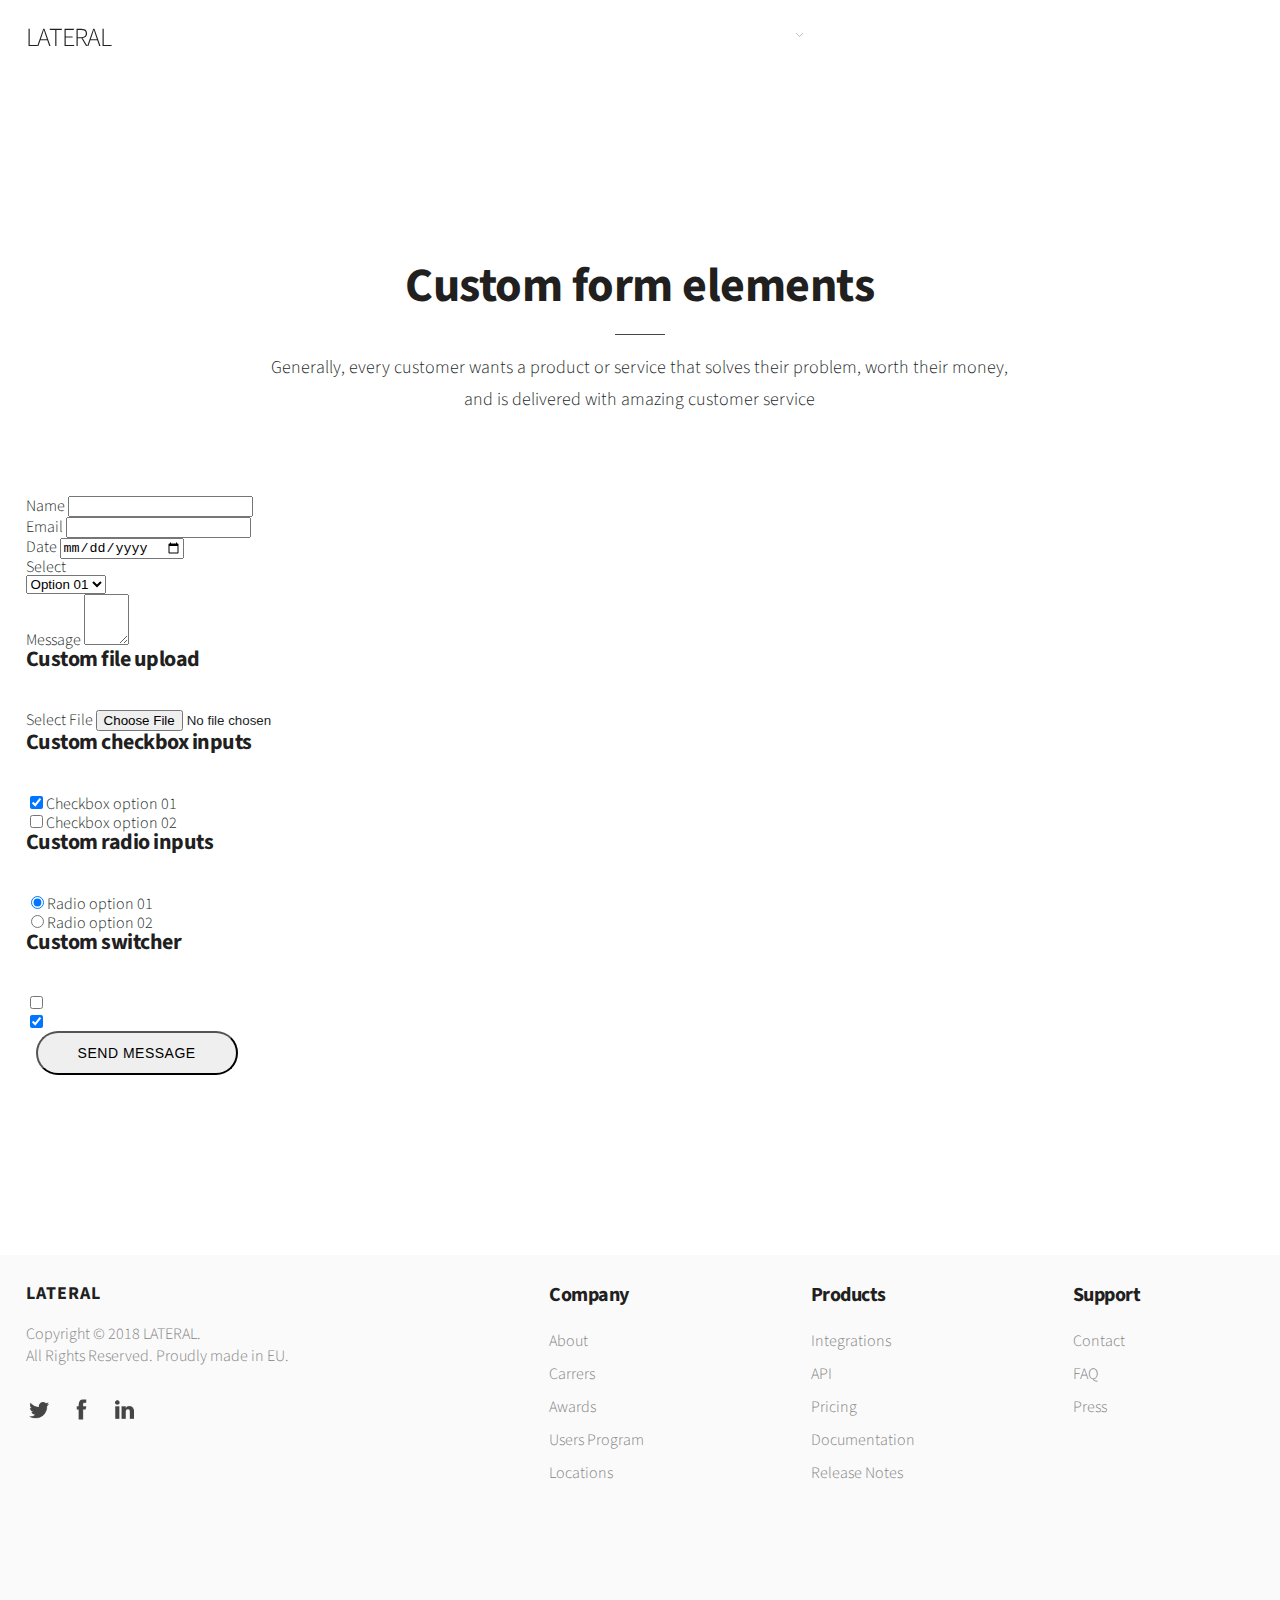
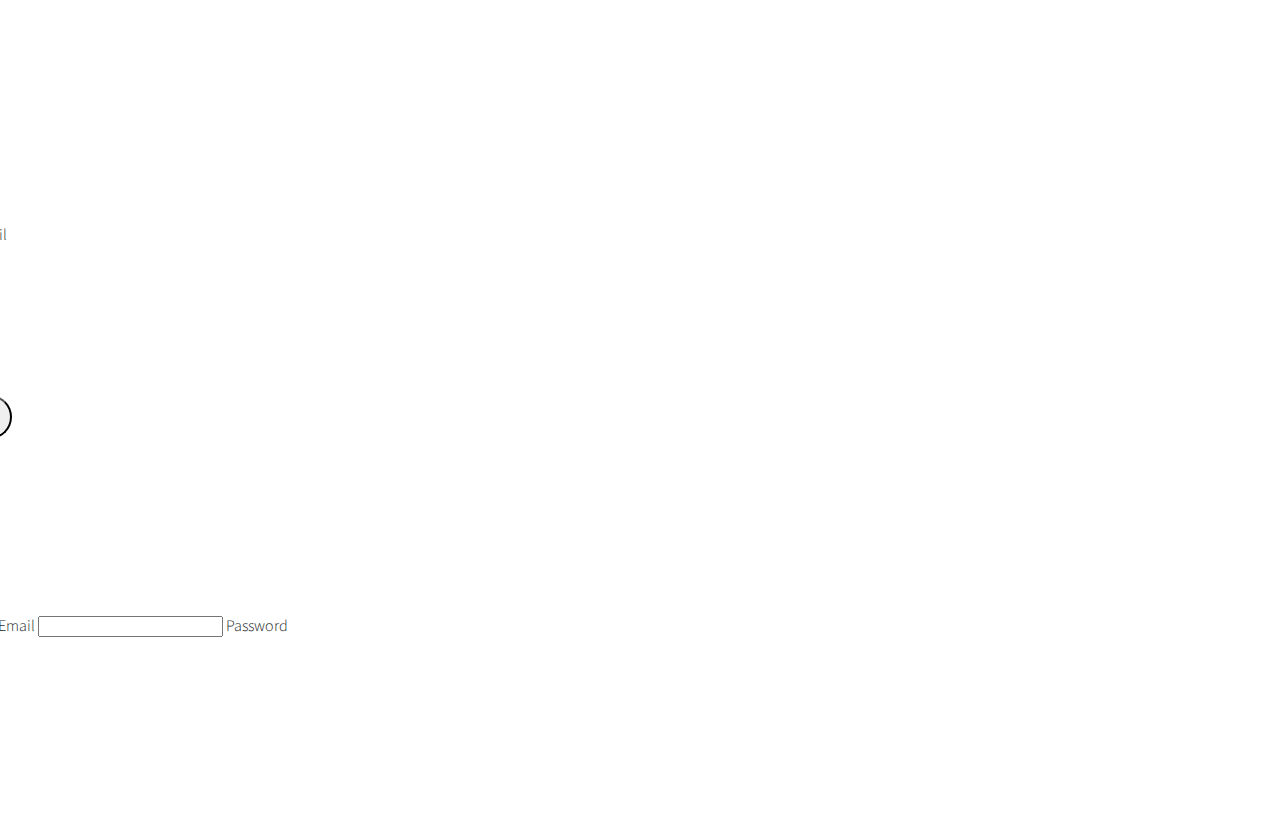
<file: page-form.html>
<!DOCTYPE html>
<head>
<meta http-equiv="Content-Type" content="text/html; charset=utf-8" />
<meta name="viewport" content="width=device-width; initial-scale=1; maximum-scale=1" />
<meta name="author" content="SmartTemplates" />
<meta name="description" content="landing page template for saas companies" />
<meta name="keywords" content="landing page template, saas landing page template, saas website template, one page saas template" />
<title>Lateral | Demo 01 | Grid Page</title>
<link rel="stylesheet" href="style.css">
<link href="https://fonts.googleapis.com/css?family=Source+Sans+Pro:300,400,700,900" rel="stylesheet"> 
</head>
<body>
	<header class="header">
		<div class="header__content header__content--fix-width">
			<div class="header__logo-title">LATERAL</div>
			<nav class="header__menu">                                                                   
				<ul>
					<li><a class="selected header-link" href="#intro">HOME</a></li>
					<li class="menu-item-has-children"><a href="#features" class="header-link">FEATURES</a>
						<ul class="sub-menu">
							<li><a href="#about" class="header-link">OUR PRODUCTS</a></li>
							<li><a href="#hiw" class="header-link">HOW IT WORKS</a></li>
							<li><a href="#clients" class="header-link">OUR CLIENTS</a></li>
							<li><a href="#testimonials" class="header-link">TESTIMONIALS</a></li>
							<li><a href="#support" class="header-link">SUPPORT</a></li>
						</ul>
					</li>
					<li><a href="#pricing" class="header-link">PRICING</a></li>
					<li><a href="#contact" class="header-link">CONTACT</a></li>
					<li class="header__btn header__btn--login modal-toggle" data-openpopup="signuplogin" data-popup="login"><a href="#">LOGIN</a></li>
					<li class="header__btn header__btn--signup modal-toggle" data-openpopup="signuplogin" data-popup="signup"><a href="#">GET STARTED</a></li>			
				</ul>
			</nav> 
		</div>		
	</header>	

	
	<!-- Section contact -->
	<section class="section section--page-top section--contact" id="contact">

			<div class="section__content section__content--fix-width section__content--padding">
			        <h2 class="section__title section__title--centered">Custom form elements</h2>
				<div class="section__description section__description--centered">
				Generally, every customer wants a product or service that solves their problem, worth their money, and is delivered with amazing customer service
				</div>
			
							<div class="form__page form">
								
								<form class="form__container" id="ContactForm" method="post" action="index.html">
								
								<div class="form__row">
								        <label class="form__label" for="namec">Name</label>
									<input name="namec" id="namec" class="form__input" type="text"/>
									<span class="form__row-border"></span>
								</div>
								<div class="form__row">
								        <label class="form__label">Email</label>
									<input name="emailc" class="form__input" type="text"/>	
									<span class="form__row-border"></span>									
								</div>
								<div class="form__row">
								        <label class="form__label">Date</label>
									<input name="namec" class="form__input" type="date" />
									<span class="form__row-border"></span>	
								</div>
								<div class="form__row">
								<label class="form__label">Select</label>
								<div class="form__select">
									<select name="" class="select__field">
										<option value="option 1" selected>Option 01</option>
										<option value="option 2">Option 02</option>
										<option value="option 3">Option 03</option>
										<option value="option 4">Option 04</option>
										<option value="option 5">Option 05</option>
										<option value="option 6">Option 06</option>
									</select>
									<span class="form__row-border"></span>
								</div>
									
								</div>
								
								<div class="form__row">
								         <label class="form__label">Message</label>
									<textarea name="message" class="form__textarea" rows="3" cols="3"></textarea>
									<span class="form__row-border"></span>
								</div>
								
								<h3 class="form__subtitle">Custom file upload</h3>
								
								<div class="form__file">
									<label for="fileupload" class="file__label">Select File</label>
									<input id="fileupload" type="file"/>
								</div>
								<h3 class="form__subtitle">Custom checkbox inputs</h3>
								
								<div class="form__checkbox"><input id="checkbox1" name="checkbox1" value="checkbox1" checked type="checkbox"><label for="checkbox1">Checkbox option 01</label></div>
								<div class="form__checkbox"><input id="checkbox2" name="checkbox2" value="checkbox2" type="checkbox"><label for="checkbox2">Checkbox option 02</label></div>
								
								<h3 class="form__subtitle">Custom radio inputs</h3>
								
								<div class="form__radio"><input id="radio1" name="radio" value="radio1" checked type="radio"><label for="radio1">Radio option 01</label></div>
								<div class="form__radio"><input id="radio2" name="radio" value="radio2" type="radio"><label for="radio2">Radio option 02</label></div>
								
								<h3 class="form__subtitle">Custom switcher</h3>
								
								<div class="form__switcher switch">
									<label class="switch__label">
									<input class="switch__input" type="checkbox" data-role="none"/>
									<span class="switch__data" data-on="On" data-off="Off"></span> <span class="switch__handle"></span>
									</label>
								</div>
								
								<div class="form__switcher switch">
									<label class="switch__label">
									<input class="switch__input" type="checkbox" checked data-role="none"/>
									<span class="switch__data" data-on="On" data-off="Off"></span> <span class="switch__handle"></span>
									</label>
								</div>
								
								<input type="submit" name="submit" class="form__submit btn btn--green-bg" id="submitc" value="SEND MESSAGE" />
								</form>
							</div>
			
			</div>
		
	</section>
	
	
	<footer class="footer" id="footer">
			<div class="footer__content footer__content--fix-width">
			
				<div class="grid grid--5col">
				
					<div class="grid__item grid__item--x2">
						<h3 class="grid__title grid__title--footer-logo">LATERAL</h3>
						<p class="grid__text grid__text--copyright">Copyright &copy; 2018 LATERAL.  <br />All Rights Reserved. Proudly made in EU. </p>
						<ul class="grid__list grid__list--sicons">
								<li><a href="#"><img src="images/social/black/twitter.png" alt="" title=""/></a></li>
								<li><a href="#"><img src="images/social/black/facebook.png" alt="" title=""/></a></li>
								<li><a href="#"><img src="images/social/black/linkedin.png" alt="" title=""/></a></li>
						</ul>
					</div>
					<div class="grid__item">
						<h3 class="grid__title grid__title--footer">Company</h3>
						<ul class="grid__list grid__list--fmenu">
								<li><a href="#">About</a></li>
								<li><a href="#">Carrers</a></li>
								<li><a href="#">Awards</a></li>
								<li><a href="#">Users Program</a></li>
								<li><a href="#">Locations</a></li>
						</ul>
					</div>
					<div class="grid__item">
						<h3 class="grid__title grid__title--footer">Products</h3>
						<ul class="grid__list grid__list--fmenu">
	
								<li><a href="#">Integrations</a></li>
								<li><a href="#">API</a></li>
								<li><a href="#">Pricing</a></li>
								<li><a href="#">Documentation</a></li>
								<li><a href="#">Release Notes</a></li>
						</ul>
					</div>
					<div class="grid__item">
						<h3 class="grid__title grid__title--footer">Support</h3>
						<ul class="grid__list grid__list--fmenu">
								<li><a href="#">Contact</a></li>
								<li><a href="#">FAQ</a></li>
								<li><a href="#">Press</a></li>
								
						</ul>
					</div>
					
				</div>
				
				
			</div>
	</footer>
	
	  <section class="modal modal--signuplogin">
		<div class="modal__overlay modal__overlay--toggle"></div>
		<div class="modal__wrapper modal-transition">
		  
		<div class="modal__body">
		        
			<div class="modal__content modal__content--login">
				<div class="modal__info">
					<h2 class="modal__title">First time here?</h2>
					<div class="modal__descr">Join now and get <span>20% OFF</span> for all products</div>
					<ul class="modal__list">
					<li>premium access to all products</li>
					<li>free testing tools</li>
					<li>unlimited user accounts</li>
					</ul>
					<button class="modal__switch modal__switch--signup" data-popup="signup">Signup</button>
				</div>
				<div class="modal__form form">
					<h2 class="form__title">Login</h2>
						<form class="form__container" id="LoginForm" method="post" action="">
						<span class="form__input input input--effect">
							<input name="name" class="input__field input__field--effect" type="text" id="input-name" />
							<label class="input__label input__label--effect input__label--effect-color-1" for="input-name">
								<span class="input__label-content input__label-content--effect">Name</span>
							</label>
						</span>
						<span class="form__input input input--effect">
							<input name="emails" class="input__field input__field--effect" type="text" id="input-emails" />
							<label class="input__label input__label--effect input__label--effect-color-1" for="input-emails">
								<span class="input__label-content input__label-content--effect">Email</span>
							</label>
						</span>
						<div class="modal__checkbox"><input id="remember" name="remember" value="remember" checked type="checkbox"><label for="remember">Keep me Signed in</label></div>
						<div class="modal__switch modal__switch--forgot" data-popup="forgot">Forgot Password?</div>
						<input type="submit" name="submit" class="form__submit btn btn--green-bg" id="submit" value="LOGIN" />
						</form>
				</div>
			</div>  <!-- End Modal login -->
			
			<div class="modal__content modal__content--forgot">
				<div class="modal__form form">
					<h2 class="form__title">Forgot Password</h2>
						<form class="form__container" id="ForgotForm" method="post" action="">
						<span class="form__input input input--effect">
							<input name="emailf" class="input__field input__field--effect" type="text" id="input-emailf" />
							<label class="input__label input__label--effect input__label--effect-color-1" for="input-emailf">
								<span class="input__label-content input__label-content--effect">Email</span>
							</label>
						</span>
						<input type="submit" name="submit" class="form__submit btn btn--green-bg" id="submit" value="RESET PASSWORD" />
						</form>
				</div>
				<div class="modal__info">
					<h2 class="modal__title">We got you covered</h2>
					<div class="modal__descr">A new password will be sent by email. Remembered your password?</div>
					<button class="modal__switch modal__switch--signup" data-popup="login">Login</button>
				</div>
			</div>  <!-- End Modal login -->
			
			
			<div class="modal__content modal__content--signup">
				<div class="modal__form form">
					<h2 class="form__title">Signup</h2>
						<form class="form__container" id="SignupForm" method="post" action="index.html">
						<span class="form__input input input--effect">
							<input name="username" class="input__field input__field--effect" type="text" id="input-username" />
							<label class="input__label input__label--effect input__label--effect-color-1" for="input-username">
								<span class="input__label-content input__label-content--effect">Username</span>
							</label>
						</span>
						<span class="form__input input input--effect">
							<input name="email" class="input__field input__field--effect" type="text" id="input-email" />
							<label class="input__label input__label--effect input__label--effect-color-1" for="input-email">
								<span class="input__label-content input__label-content--effect">Email</span>
							</label>
						</span>
						<span class="form__input input input--effect">
							<input name="password" class="input__field input__field--effect" type="password" id="input-password" />
							<label class="input__label input__label--effect input__label--effect-color-1" for="input-password">
								<span class="input__label-content input__label-content--effect">Password</span>
							</label>
						</span>
						<input type="submit" name="submit" class="form__submit btn btn--green-bg" id="submit" value="SIGNUP" />
						</form>
				</div>
				<div class="modal__info">
					<h2 class="modal__title">Allready have an account?</h2>
					<div class="modal__descr">Login now and starting using our <span>amazing</span> products</div>
					<ul class="modal__list">
					<li>premium access to all products</li>
					<li>free testing tools</li>
					<li>unlimited user accounts</li>
					</ul>
					<button class="modal__switch modal__switch--login" data-popup="login">Login</button>
				</div>
			</div>  <!-- End Modal signup -->
			
		</div>
		  
		</div>
	  </section>    <!-- Modal for Login and Signup -->
<script src="js/jquery-3.3.1.min.js"></script>
<script src="js/jquery.custom.js"></script>
<script src="js/menu.js"></script>
</body>
</html>
</file>
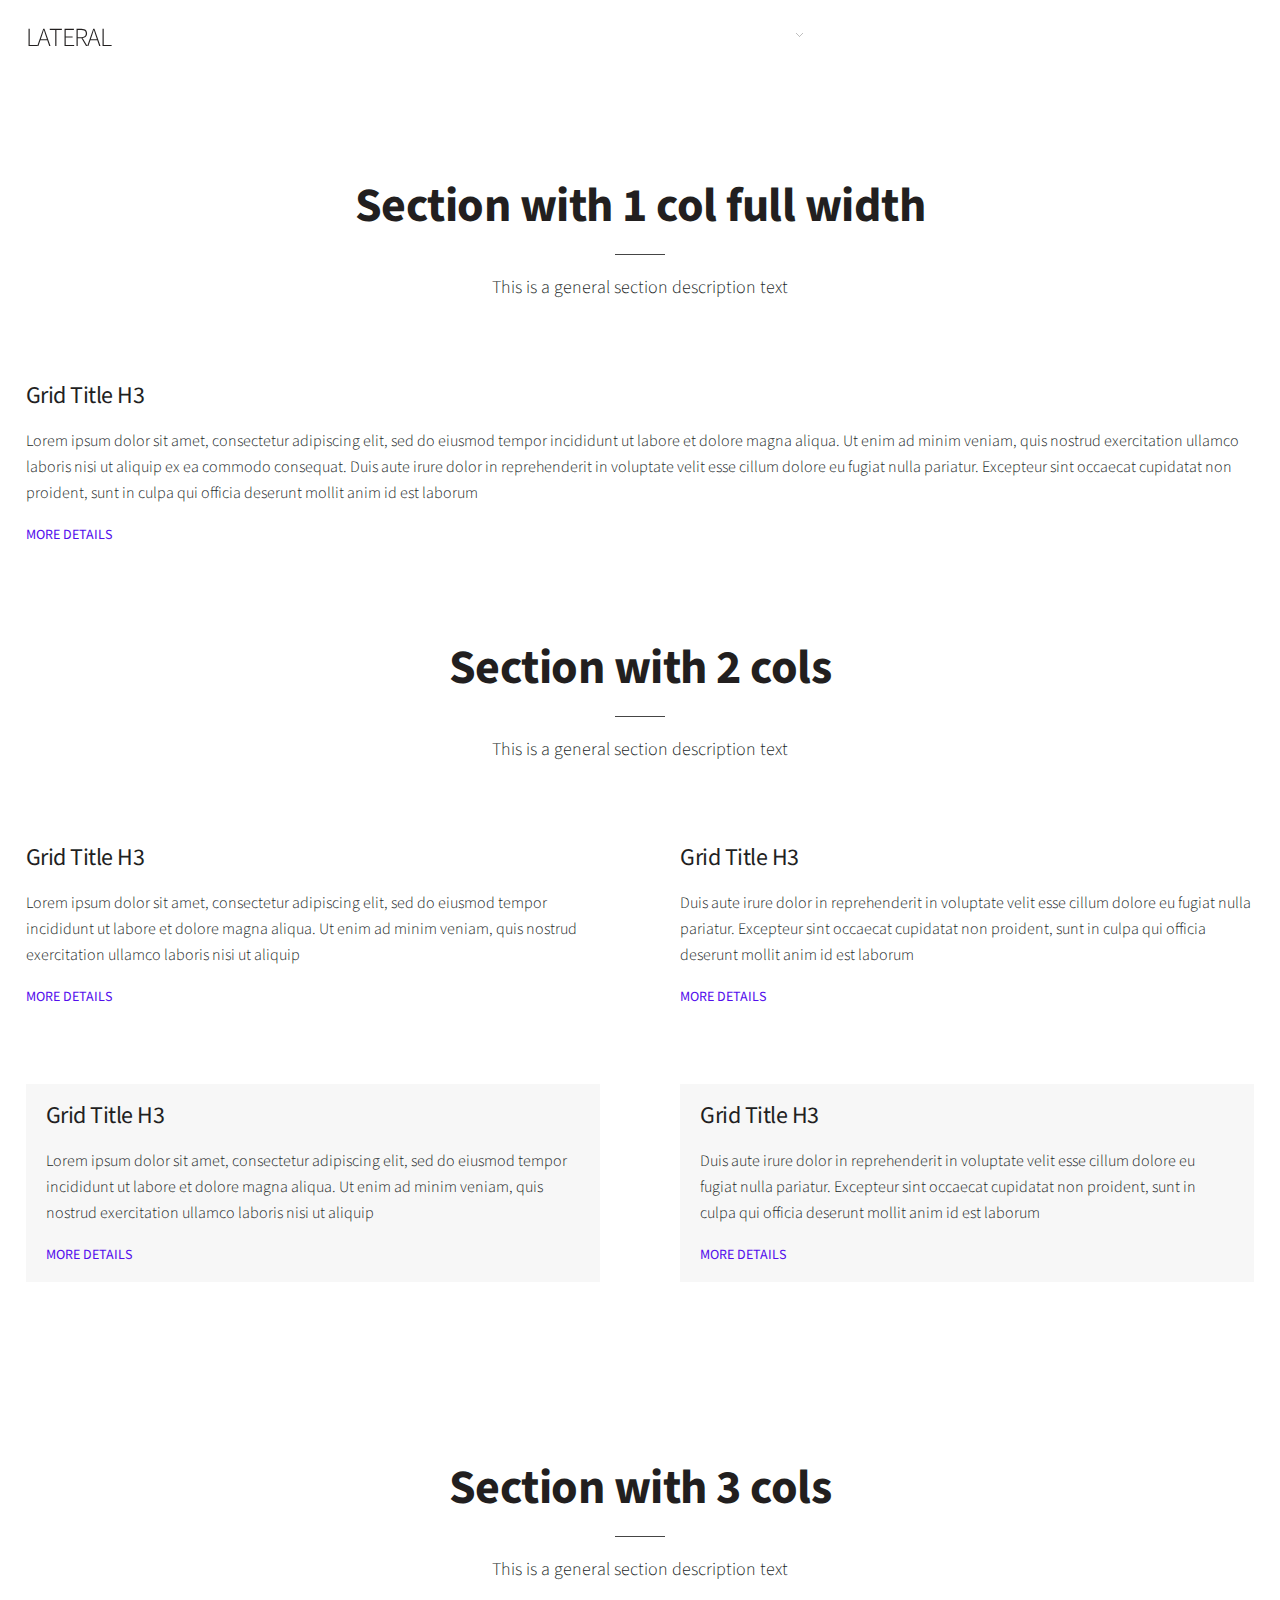
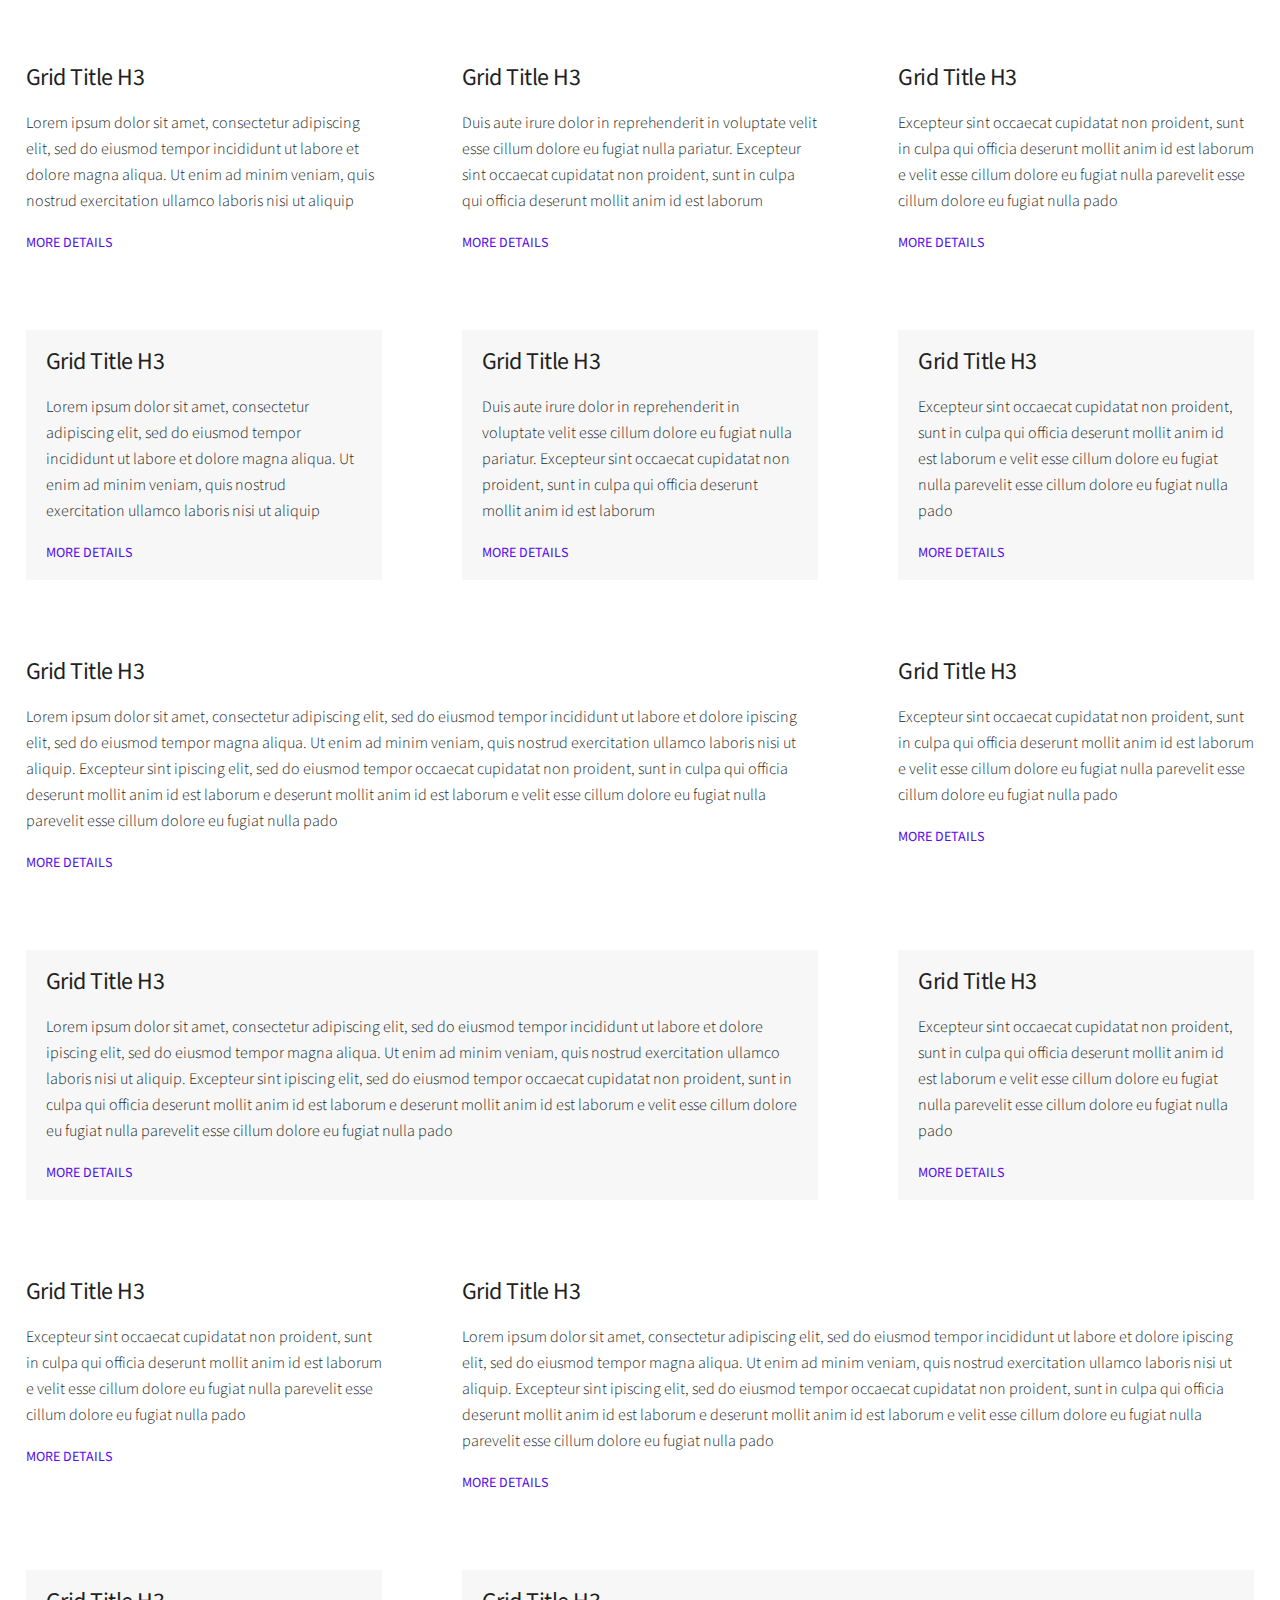
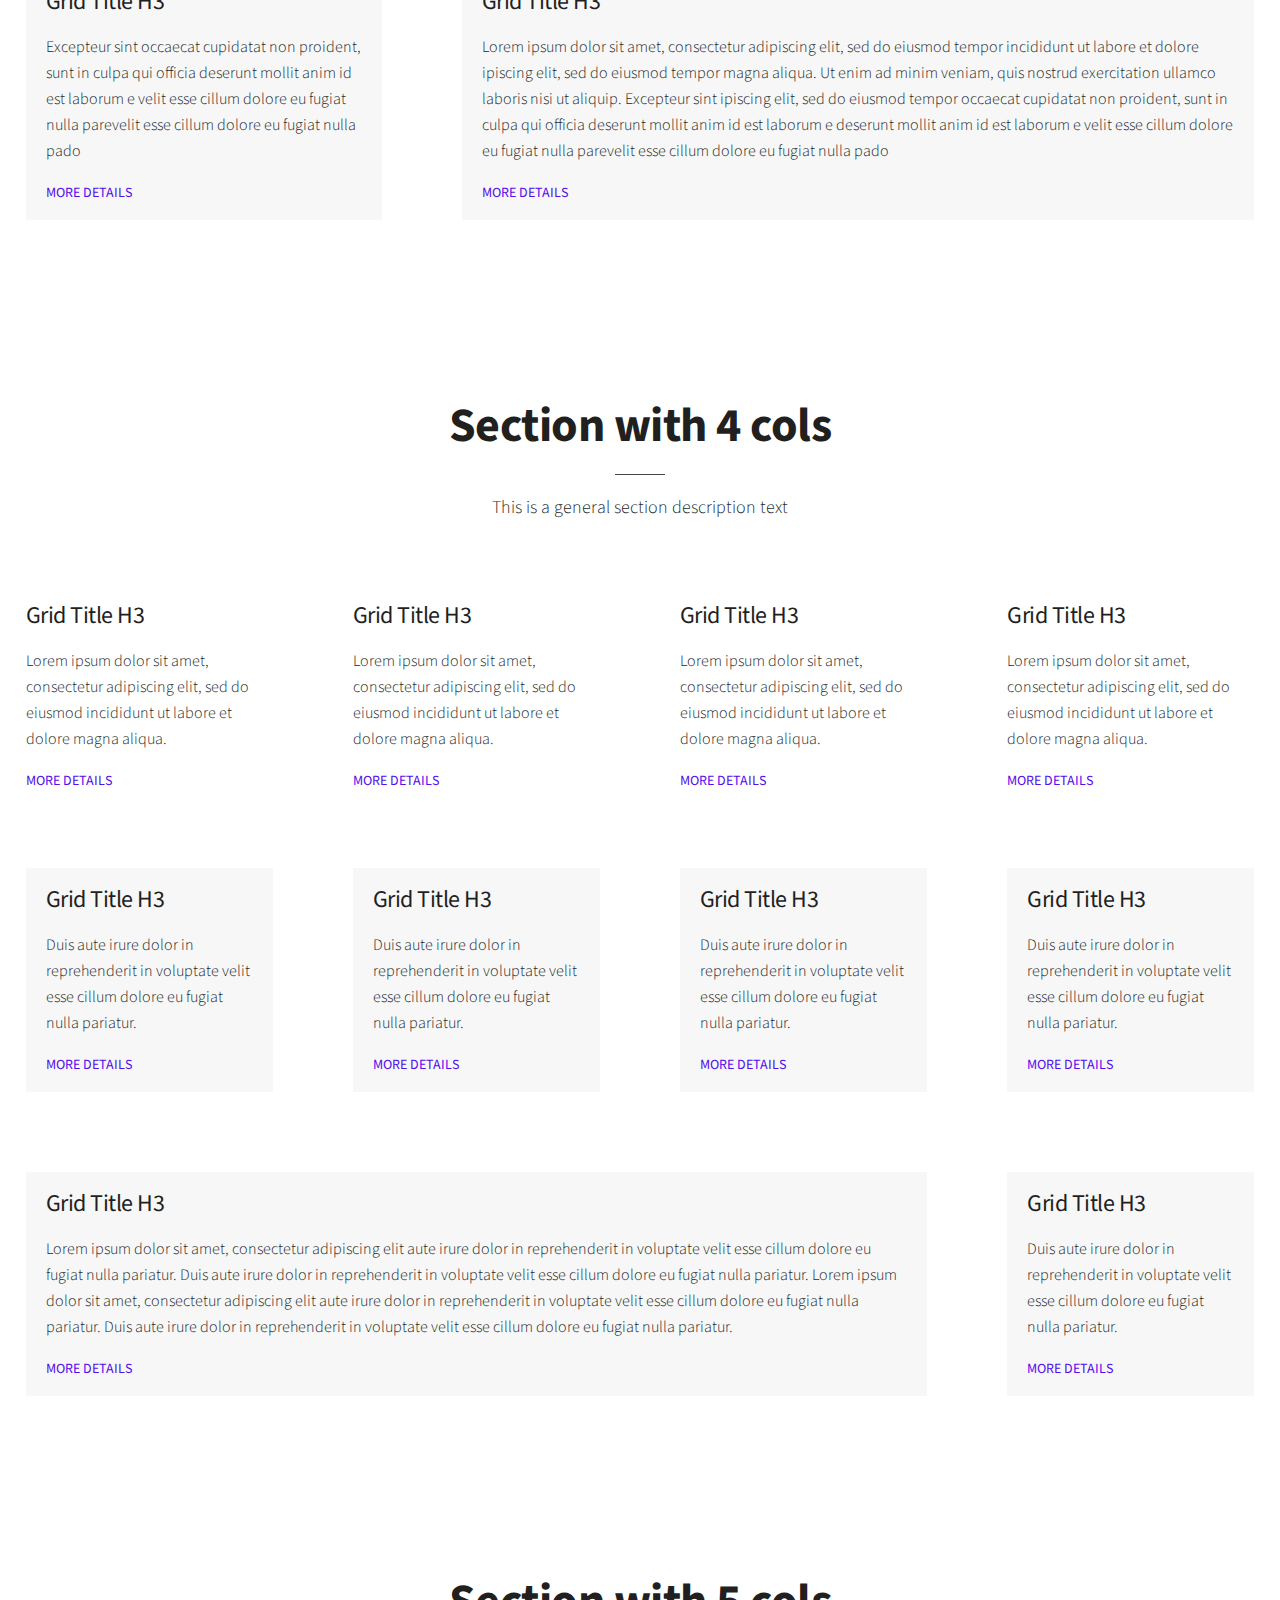
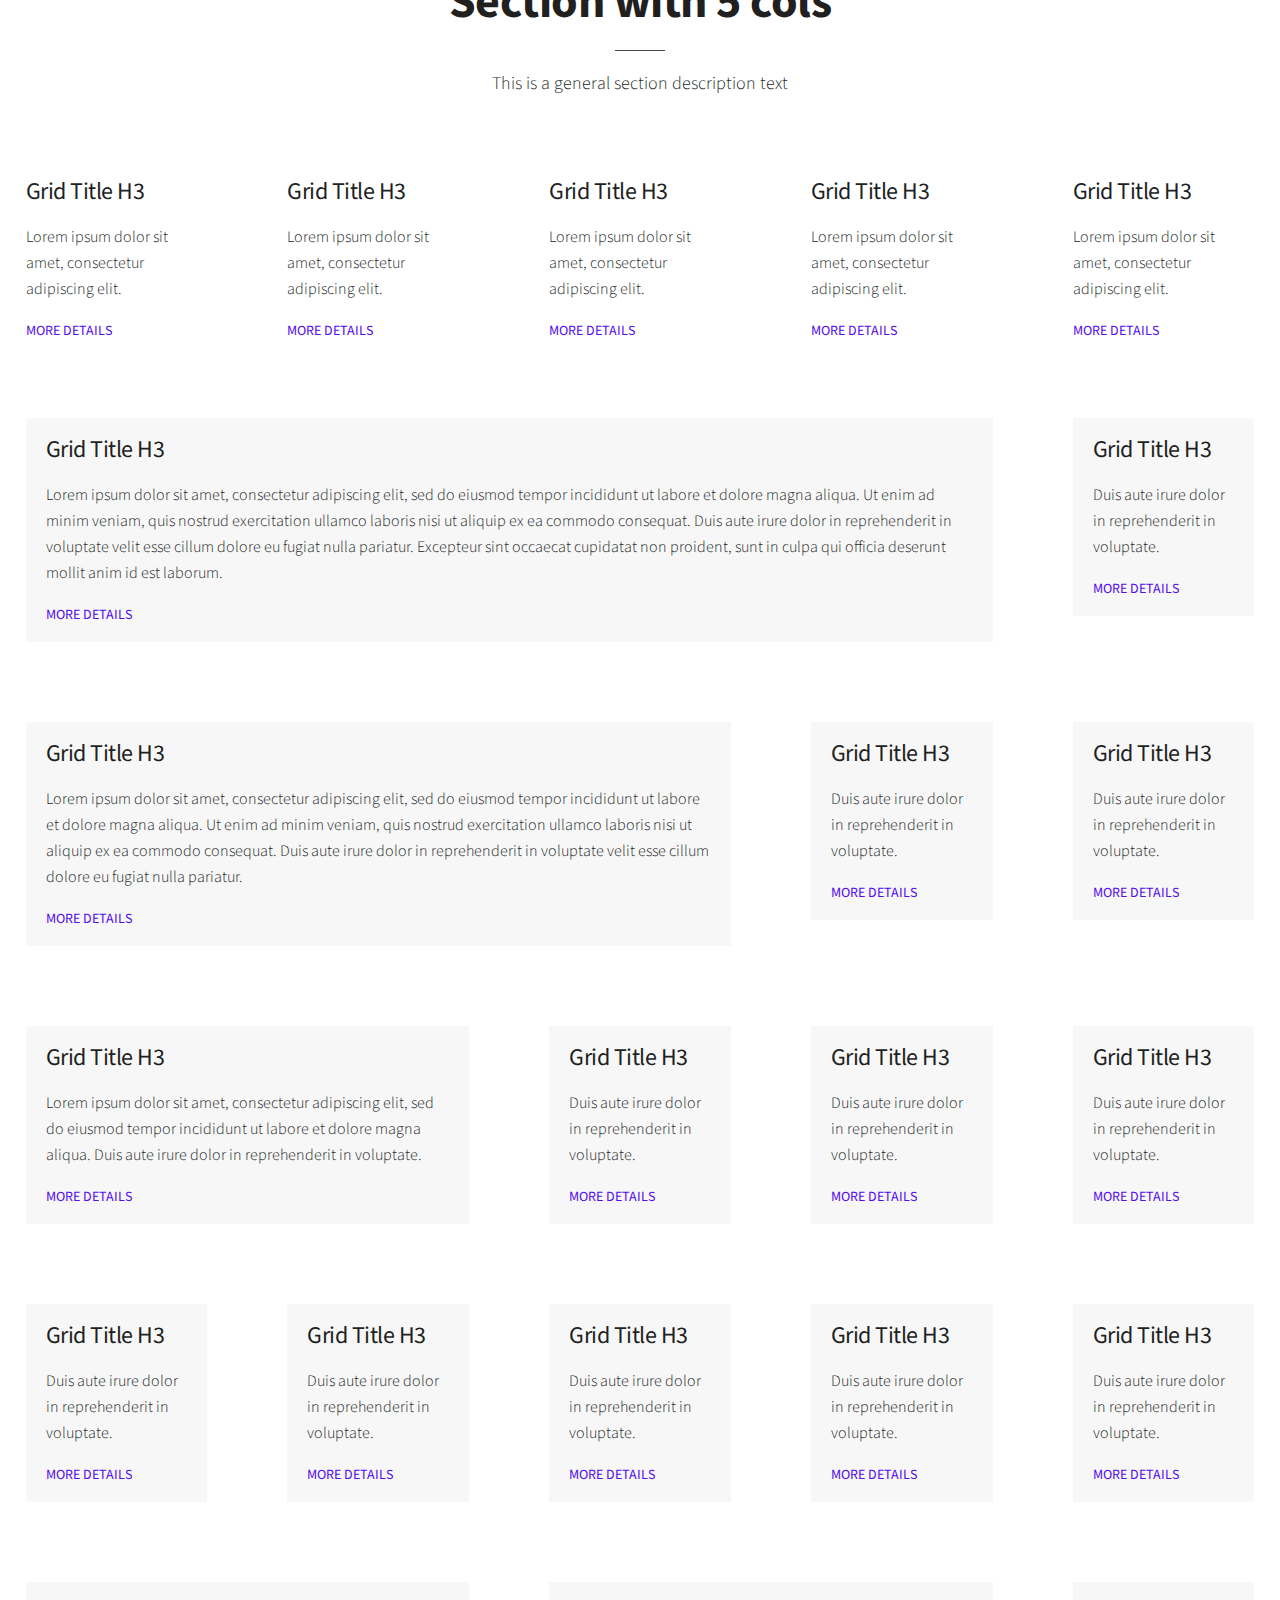
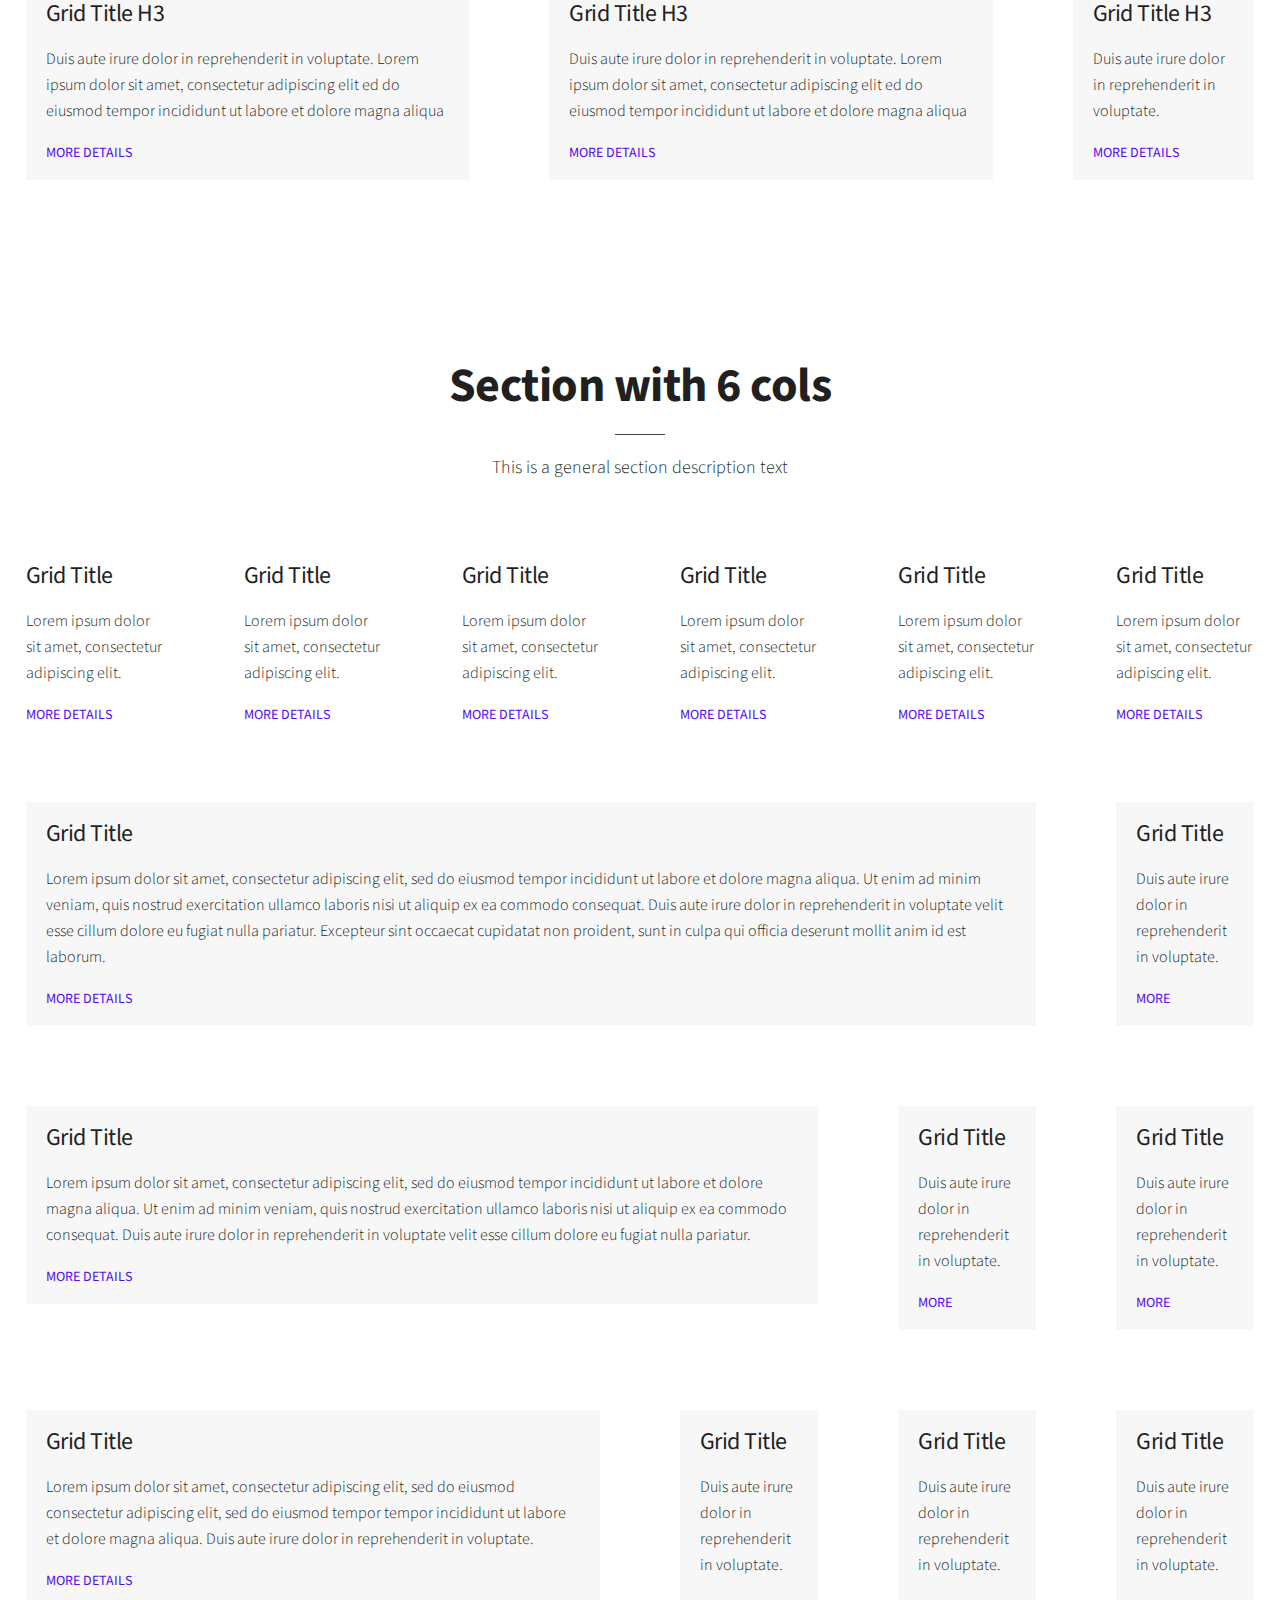
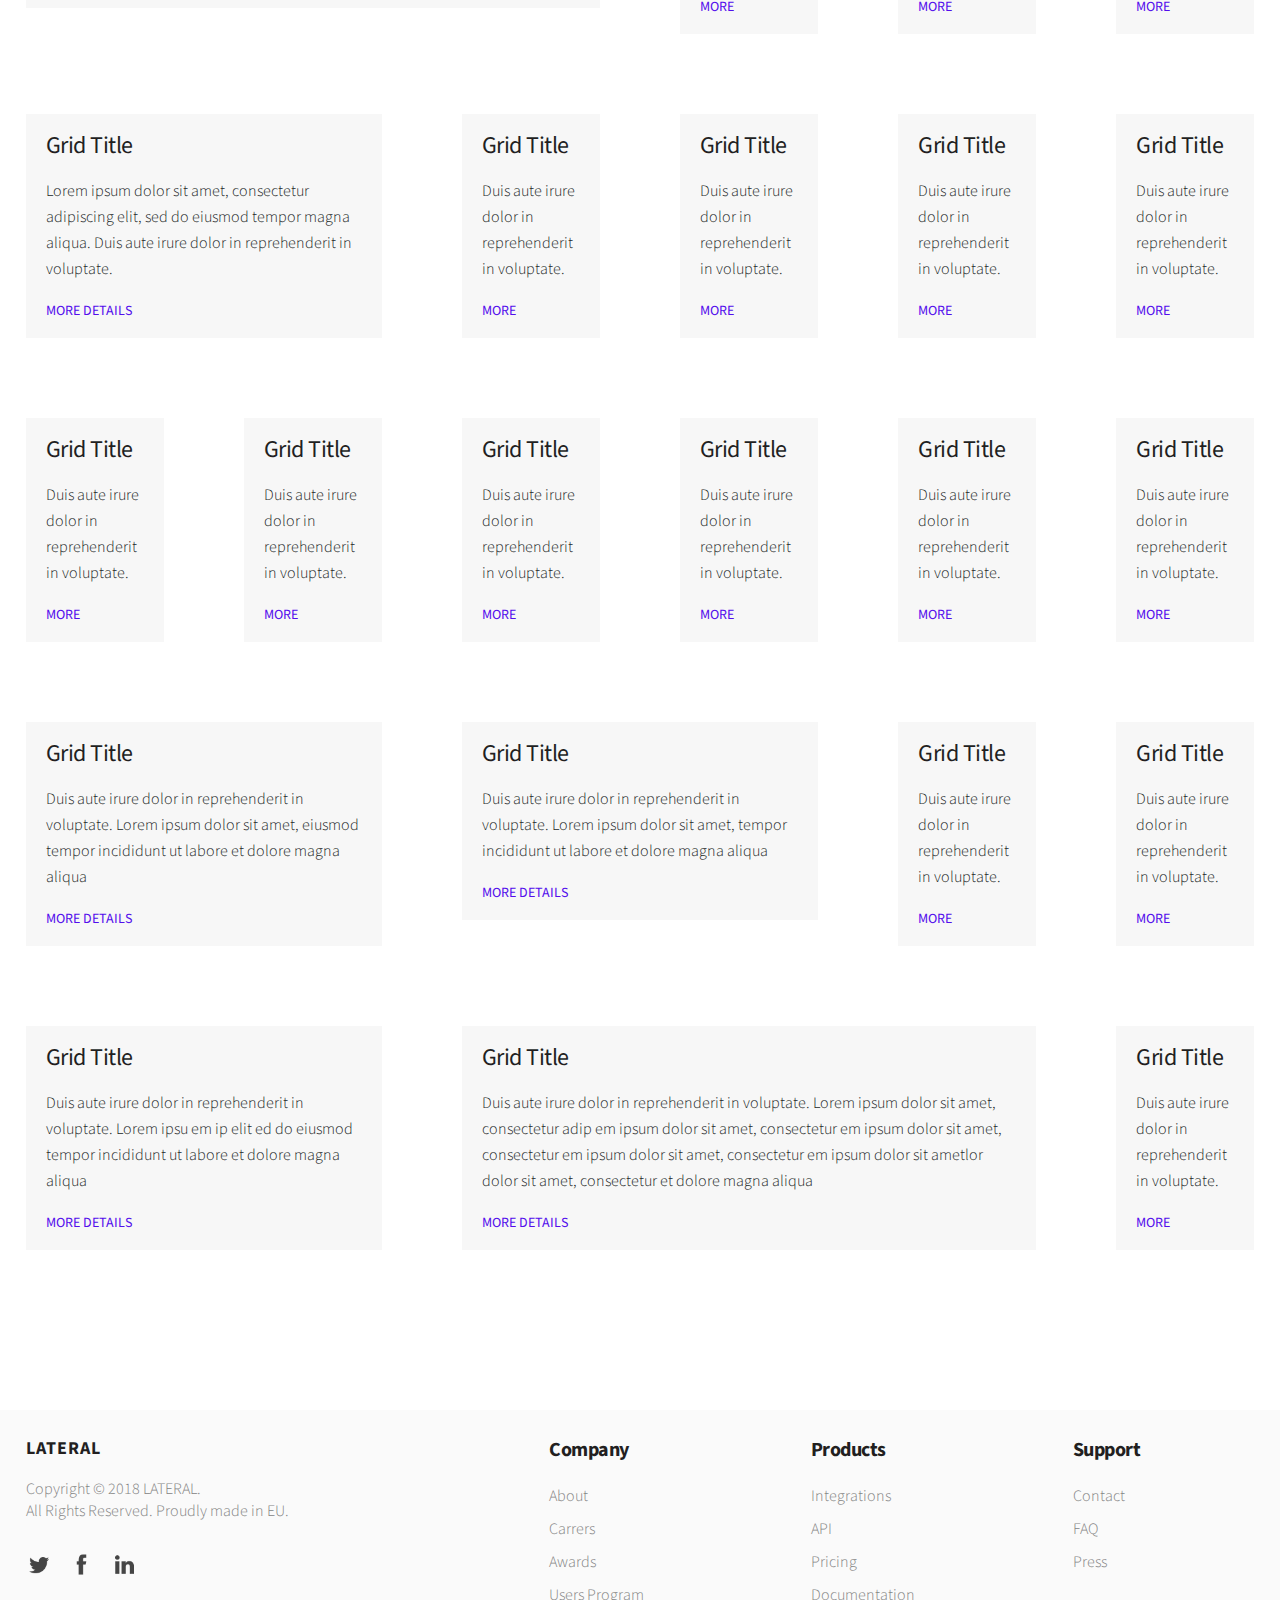
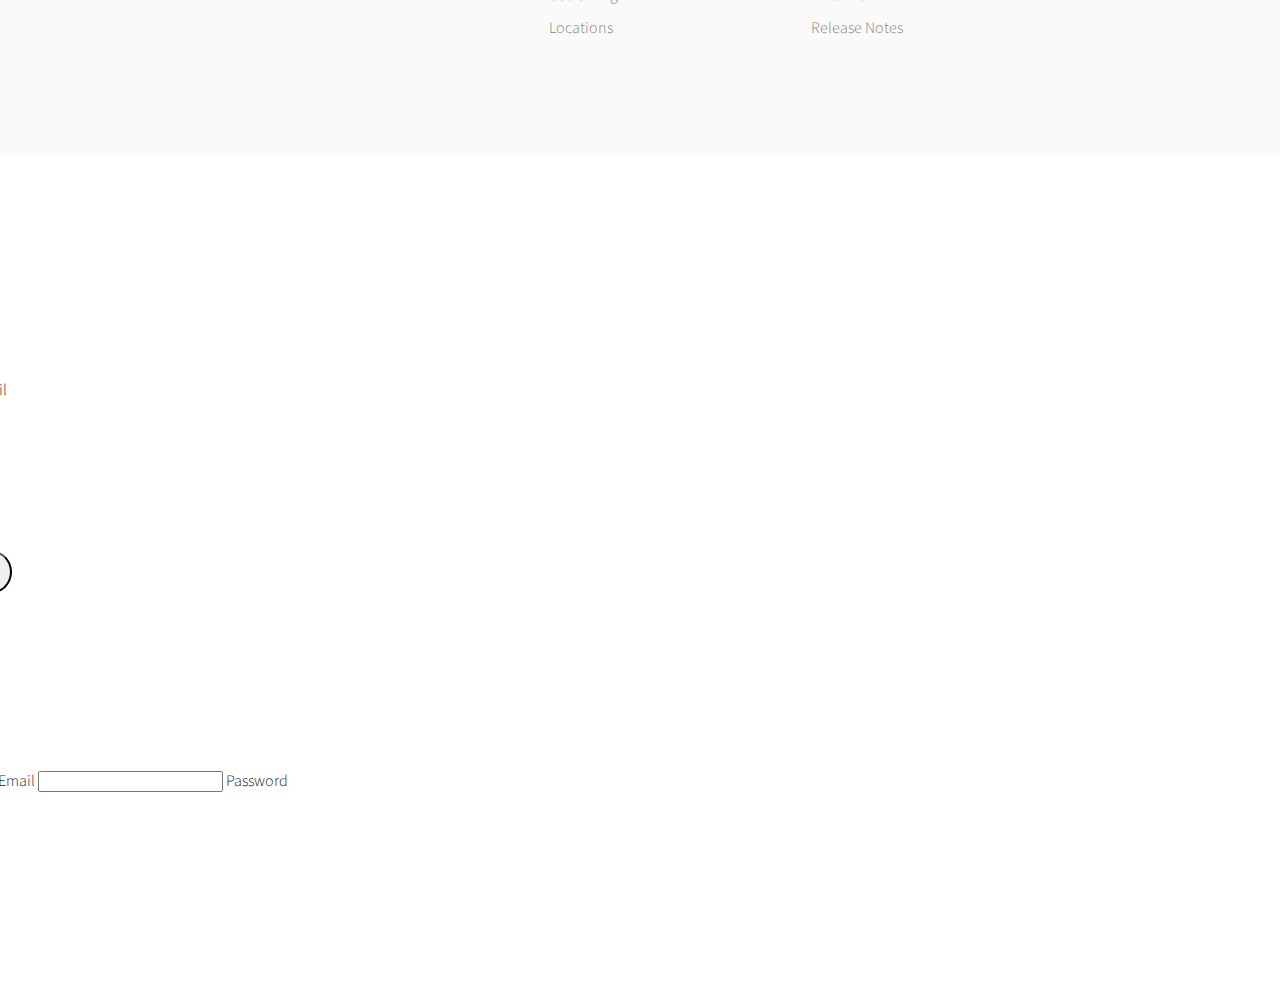
<file: page-grid.html>
<!DOCTYPE html>
<head>
<meta http-equiv="Content-Type" content="text/html; charset=utf-8" />
<meta name="viewport" content="width=device-width; initial-scale=1; maximum-scale=1" />
<meta name="author" content="SmartTemplates" />
<meta name="description" content="landing page template for saas companies" />
<meta name="keywords" content="landing page template, saas landing page template, saas website template, one page saas template" />
<title>Lateral | Demo 01 | Grid Page</title>
<link rel="stylesheet" href="style.css">
<link href="https://fonts.googleapis.com/css?family=Source+Sans+Pro:300,400,700,900" rel="stylesheet"> 
</head>
<body>
	<header class="header">
		<div class="header__content header__content--fix-width">
			<div class="header__logo-title">LATERAL</div>
			<nav class="header__menu">                                                                   
				<ul>
					<li><a class="selected header-link" href="#intro">HOME</a></li>
					<li class="menu-item-has-children"><a href="#features" class="header-link">FEATURES</a>
						<ul class="sub-menu">
							<li><a href="#about" class="header-link">OUR PRODUCTS</a></li>
							<li><a href="#hiw" class="header-link">HOW IT WORKS</a></li>
							<li><a href="#clients" class="header-link">OUR CLIENTS</a></li>
							<li><a href="#testimonials" class="header-link">TESTIMONIALS</a></li>
							<li><a href="#support" class="header-link">SUPPORT</a></li>
						</ul>
					</li>
					<li><a href="#pricing" class="header-link">PRICING</a></li>
					<li><a href="#contact" class="header-link">CONTACT</a></li>
					<li class="header__btn header__btn--login modal-toggle" data-openpopup="signuplogin" data-popup="login"><a href="#">LOGIN</a></li>
					<li class="header__btn header__btn--signup modal-toggle" data-openpopup="signuplogin" data-popup="signup"><a href="#">GET STARTED</a></li>			
				</ul>
			</nav> 
		</div>		
	</header>	
	<!-- Section -->
	<section class="section section--page-top">
			<div class="section__content section__content--fix-width section__content--padding">
			        <h2 class="section__title section__title--centered">Section with 1 col full width</h2>
				<div class="section__description section__description--centered">
				This is a general section description text
				</div>
				<div class="grid">
				
					<div class="grid__item">
						<h3 class="grid__title">Grid Title H3</h3>
						<p class="grid__text">Lorem ipsum dolor sit amet, consectetur adipiscing elit, sed do eiusmod tempor incididunt ut labore et dolore magna aliqua. Ut enim ad minim veniam, quis nostrud exercitation ullamco laboris nisi ut aliquip ex ea commodo consequat. Duis aute irure dolor in reprehenderit in voluptate velit esse cillum dolore eu fugiat nulla pariatur. Excepteur sint occaecat cupidatat non proident, sunt in culpa qui officia deserunt mollit anim id est laborum</p>
						<a href="#" class="grid__more">MORE DETAILS</a>
					</div>

				</div>
				
			</div>	
	</section>
	<!-- Section -->
	<section class="section">
			<div class="section__content section__content--fix-width section__content--padding">
			        <h2 class="section__title section__title--centered">Section with 2 cols</h2>
				<div class="section__description section__description--centered">
				This is a general section description text
				</div>
				<div class="grid grid--2col">
				
					<div class="grid__item">
						<h3 class="grid__title">Grid Title H3</h3>
						<p class="grid__text">Lorem ipsum dolor sit amet, consectetur adipiscing elit, sed do eiusmod tempor incididunt ut labore et dolore magna aliqua. Ut enim ad minim veniam, quis nostrud exercitation ullamco laboris nisi ut aliquip</p>
						<a href="#" class="grid__more">MORE DETAILS</a>
					</div>
					<div class="grid__item">
						<h3 class="grid__title">Grid Title H3</h3>
						<p class="grid__text">Duis aute irure dolor in reprehenderit in voluptate velit esse cillum dolore eu fugiat nulla pariatur. Excepteur sint occaecat cupidatat non proident, sunt in culpa qui officia deserunt mollit anim id est laborum</p>
						<a href="#" class="grid__more">MORE DETAILS</a>
					</div>
					
					<div class="grid__item grid__item--padding">
						<h3 class="grid__title">Grid Title H3</h3>
						<p class="grid__text">Lorem ipsum dolor sit amet, consectetur adipiscing elit, sed do eiusmod tempor incididunt ut labore et dolore magna aliqua. Ut enim ad minim veniam, quis nostrud exercitation ullamco laboris nisi ut aliquip</p>
						<a href="#" class="grid__more">MORE DETAILS</a>
					</div>
					<div class="grid__item grid__item--padding">
						<h3 class="grid__title">Grid Title H3</h3>
						<p class="grid__text">Duis aute irure dolor in reprehenderit in voluptate velit esse cillum dolore eu fugiat nulla pariatur. Excepteur sint occaecat cupidatat non proident, sunt in culpa qui officia deserunt mollit anim id est laborum</p>
						<a href="#" class="grid__more">MORE DETAILS</a>
					</div>

				</div>
				
			</div>	
	</section>
	<!-- Section -->
	<section class="section">
			<div class="section__content section__content--fix-width section__content--padding">
			        <h2 class="section__title section__title--centered">Section with 3 cols</h2>
				<div class="section__description section__description--centered">
				This is a general section description text
				</div>
				<div class="grid grid--3col">
				
					<div class="grid__item">
						<h3 class="grid__title">Grid Title H3</h3>
						<p class="grid__text">Lorem ipsum dolor sit amet, consectetur adipiscing elit, sed do eiusmod tempor incididunt ut labore et dolore magna aliqua. Ut enim ad minim veniam, quis nostrud exercitation ullamco laboris nisi ut aliquip</p>
						<a href="#" class="grid__more">MORE DETAILS</a>
					</div>
					<div class="grid__item">
						<h3 class="grid__title">Grid Title H3</h3>
						<p class="grid__text">Duis aute irure dolor in reprehenderit in voluptate velit esse cillum dolore eu fugiat nulla pariatur. Excepteur sint occaecat cupidatat non proident, sunt in culpa qui officia deserunt mollit anim id est laborum</p>
						<a href="#" class="grid__more">MORE DETAILS</a>
					</div>
					<div class="grid__item">
						<h3 class="grid__title">Grid Title H3</h3>
						<p class="grid__text">Excepteur sint occaecat cupidatat non proident, sunt in culpa qui officia deserunt mollit anim id est laborum e velit esse cillum dolore eu fugiat nulla parevelit esse cillum dolore eu fugiat nulla pado</p>
						<a href="#" class="grid__more">MORE DETAILS</a>
					</div>
				</div>
				<div class="grid grid--3col">
				
					<div class="grid__item grid__item--padding">
						<h3 class="grid__title">Grid Title H3</h3>
						<p class="grid__text">Lorem ipsum dolor sit amet, consectetur adipiscing elit, sed do eiusmod tempor incididunt ut labore et dolore magna aliqua. Ut enim ad minim veniam, quis nostrud exercitation ullamco laboris nisi ut aliquip</p>
						<a href="#" class="grid__more">MORE DETAILS</a>
					</div>
					<div class="grid__item grid__item--padding">
						<h3 class="grid__title">Grid Title H3</h3>
						<p class="grid__text">Duis aute irure dolor in reprehenderit in voluptate velit esse cillum dolore eu fugiat nulla pariatur. Excepteur sint occaecat cupidatat non proident, sunt in culpa qui officia deserunt mollit anim id est laborum</p>
						<a href="#" class="grid__more">MORE DETAILS</a>
					</div>
					<div class="grid__item grid__item--padding">
						<h3 class="grid__title">Grid Title H3</h3>
						<p class="grid__text">Excepteur sint occaecat cupidatat non proident, sunt in culpa qui officia deserunt mollit anim id est laborum e velit esse cillum dolore eu fugiat nulla parevelit esse cillum dolore eu fugiat nulla pado</p>
						<a href="#" class="grid__more">MORE DETAILS</a>
					</div>
				</div>	
				<div class="grid grid--3col">
				
					<div class="grid__item grid__item--x2">
						<h3 class="grid__title">Grid Title H3</h3>
						<p class="grid__text">Lorem ipsum dolor sit amet, consectetur adipiscing elit, sed do eiusmod tempor incididunt ut labore et dolore ipiscing elit, sed do eiusmod tempor  magna aliqua. Ut enim ad minim veniam, quis nostrud exercitation ullamco laboris nisi ut aliquip. Excepteur sint ipiscing elit, sed do eiusmod tempor  occaecat cupidatat non proident, sunt in culpa qui officia  deserunt mollit anim id est laborum e deserunt mollit anim id est laborum e velit esse cillum dolore eu fugiat nulla parevelit esse cillum dolore eu fugiat nulla pado</p>
						<a href="#" class="grid__more">MORE DETAILS</a>
					</div>
					<div class="grid__item">
						<h3 class="grid__title">Grid Title H3</h3>
						<p class="grid__text">Excepteur sint occaecat cupidatat non proident, sunt in culpa qui officia deserunt  mollit anim id est laborum e velit esse cillum dolore eu fugiat nulla parevelit esse cillum dolore eu fugiat nulla pado</p>
						<a href="#" class="grid__more">MORE DETAILS</a>
					</div>
				</div>
				<div class="grid grid--3col">
				
					<div class="grid__item grid__item--x2 grid__item--padding">
						<h3 class="grid__title">Grid Title H3</h3>
						<p class="grid__text">Lorem ipsum dolor sit amet, consectetur adipiscing elit, sed do eiusmod tempor incididunt ut labore et dolore ipiscing elit, sed do eiusmod tempor  magna aliqua. Ut enim ad minim veniam, quis nostrud exercitation ullamco laboris nisi ut aliquip. Excepteur sint ipiscing elit, sed do eiusmod tempor  occaecat cupidatat non proident, sunt in culpa qui officia  deserunt mollit anim id est laborum e deserunt mollit anim id est laborum e velit esse cillum dolore eu fugiat nulla parevelit esse cillum dolore eu fugiat nulla pado</p>
						<a href="#" class="grid__more">MORE DETAILS</a>
					</div>
					<div class="grid__item grid__item--padding">
						<h3 class="grid__title">Grid Title H3</h3>
						<p class="grid__text">Excepteur sint occaecat cupidatat non proident, sunt in culpa qui officia deserunt  mollit anim id est laborum e velit esse cillum dolore eu fugiat nulla parevelit esse cillum dolore eu fugiat nulla pado</p>
						<a href="#" class="grid__more">MORE DETAILS</a>
					</div>
				</div>
				<div class="grid grid--3col">				
					<div class="grid__item">
						<h3 class="grid__title">Grid Title H3</h3>
						<p class="grid__text">Excepteur sint occaecat cupidatat non proident, sunt in culpa qui officia deserunt  mollit anim id est laborum e velit esse cillum dolore eu fugiat nulla parevelit esse cillum dolore eu fugiat nulla pado</p>
						<a href="#" class="grid__more">MORE DETAILS</a>
					</div>
					<div class="grid__item grid__item--x2">
						<h3 class="grid__title">Grid Title H3</h3>
						<p class="grid__text">Lorem ipsum dolor sit amet, consectetur adipiscing elit, sed do eiusmod tempor incididunt ut labore et dolore ipiscing elit, sed do eiusmod tempor  magna aliqua. Ut enim ad minim veniam, quis nostrud exercitation ullamco laboris nisi ut aliquip. Excepteur sint ipiscing elit, sed do eiusmod tempor  occaecat cupidatat non proident, sunt in culpa qui officia  deserunt mollit anim id est laborum e deserunt mollit anim id est laborum e velit esse cillum dolore eu fugiat nulla parevelit esse cillum dolore eu fugiat nulla pado</p>
						<a href="#" class="grid__more">MORE DETAILS</a>
					</div>
				</div>
				<div class="grid grid--3col">				
					<div class="grid__item grid__item--padding">
						<h3 class="grid__title">Grid Title H3</h3>
						<p class="grid__text">Excepteur sint occaecat cupidatat non proident, sunt in culpa qui officia deserunt  mollit anim id est laborum e velit esse cillum dolore eu fugiat nulla parevelit esse cillum dolore eu fugiat nulla pado</p>
						<a href="#" class="grid__more">MORE DETAILS</a>
					</div>
					<div class="grid__item grid__item--x2 grid__item--padding">
						<h3 class="grid__title">Grid Title H3</h3>
						<p class="grid__text">Lorem ipsum dolor sit amet, consectetur adipiscing elit, sed do eiusmod tempor incididunt ut labore et dolore ipiscing elit, sed do eiusmod tempor  magna aliqua. Ut enim ad minim veniam, quis nostrud exercitation ullamco laboris nisi ut aliquip. Excepteur sint ipiscing elit, sed do eiusmod tempor  occaecat cupidatat non proident, sunt in culpa qui officia  deserunt mollit anim id est laborum e deserunt mollit anim id est laborum e velit esse cillum dolore eu fugiat nulla parevelit esse cillum dolore eu fugiat nulla pado</p>
						<a href="#" class="grid__more">MORE DETAILS</a>
					</div>
				</div>
				
			</div>	
	</section>
	
	
	<!-- Section -->
	<section class="section">
			<div class="section__content section__content--fix-width section__content--padding">
			        <h2 class="section__title section__title--centered">Section with 4 cols</h2>
				<div class="section__description section__description--centered">
				This is a general section description text
				</div>
				<div class="grid grid--4col">
				
					<div class="grid__item">
						<h3 class="grid__title">Grid Title H3</h3>
						<p class="grid__text">Lorem ipsum dolor sit amet, consectetur adipiscing elit, sed do eiusmod incididunt ut labore et dolore magna aliqua.</p>
						<a href="#" class="grid__more">MORE DETAILS</a>
					</div>
					<div class="grid__item">
						<h3 class="grid__title">Grid Title H3</h3>
						<p class="grid__text">Lorem ipsum dolor sit amet, consectetur adipiscing elit, sed do eiusmod incididunt ut labore et dolore magna aliqua.</p>
						<a href="#" class="grid__more">MORE DETAILS</a>
					</div>
					<div class="grid__item">
						<h3 class="grid__title">Grid Title H3</h3>
						<p class="grid__text">Lorem ipsum dolor sit amet, consectetur adipiscing elit, sed do eiusmod incididunt ut labore et dolore magna aliqua.</p>
						<a href="#" class="grid__more">MORE DETAILS</a>
					</div>
					<div class="grid__item">
						<h3 class="grid__title">Grid Title H3</h3>
						<p class="grid__text">Lorem ipsum dolor sit amet, consectetur adipiscing elit, sed do eiusmod incididunt ut labore et dolore magna aliqua.</p>
						<a href="#" class="grid__more">MORE DETAILS</a>
					</div>
				</div>
				<div class="grid grid--4col">
				
					<div class="grid__item grid__item--padding">
						<h3 class="grid__title">Grid Title H3</h3>
						<p class="grid__text">Duis aute irure dolor in reprehenderit in voluptate velit esse cillum dolore eu fugiat nulla pariatur.</p>
						<a href="#" class="grid__more">MORE DETAILS</a>
					</div>
					<div class="grid__item grid__item--padding">
						<h3 class="grid__title">Grid Title H3</h3>
						<p class="grid__text">Duis aute irure dolor in reprehenderit in voluptate velit esse cillum dolore eu fugiat nulla pariatur. </p>
						<a href="#" class="grid__more">MORE DETAILS</a>
					</div>
					<div class="grid__item grid__item--padding">
						<h3 class="grid__title">Grid Title H3</h3>
						<p class="grid__text">Duis aute irure dolor in reprehenderit in voluptate velit esse cillum dolore eu fugiat nulla pariatur.</p>
						<a href="#" class="grid__more">MORE DETAILS</a>
					</div>
					<div class="grid__item grid__item--padding">
						<h3 class="grid__title">Grid Title H3</h3>
						<p class="grid__text">Duis aute irure dolor in reprehenderit in voluptate velit esse cillum dolore eu fugiat nulla pariatur.</p>
						<a href="#" class="grid__more">MORE DETAILS</a>
					</div>
				</div>

				<div class="grid grid--4col">
				
					<div class="grid__item grid__item--x3 grid__item--padding">
						<h3 class="grid__title">Grid Title H3</h3>
						<p class="grid__text">Lorem ipsum dolor sit amet, consectetur adipiscing elit aute irure dolor in reprehenderit in voluptate velit esse cillum dolore eu fugiat nulla pariatur. Duis aute irure dolor in reprehenderit in voluptate velit esse cillum dolore eu fugiat nulla pariatur. Lorem ipsum dolor sit amet, consectetur adipiscing elit aute irure dolor in reprehenderit in voluptate velit esse cillum dolore eu fugiat nulla pariatur. Duis aute irure dolor in reprehenderit in voluptate velit esse cillum dolore eu fugiat nulla pariatur.</p>
						<a href="#" class="grid__more">MORE DETAILS</a>
					</div>
					<div class="grid__item grid__item--padding">
						<h3 class="grid__title">Grid Title H3</h3>
						<p class="grid__text">Duis aute irure dolor in reprehenderit in voluptate velit esse cillum dolore eu fugiat nulla pariatur.</p>
						<a href="#" class="grid__more">MORE DETAILS</a>
					</div>
				</div>		
			</div>	
	</section>
	
	<!-- Section -->
	<section class="section">
			<div class="section__content section__content--fix-width section__content--padding">
			        <h2 class="section__title section__title--centered">Section with 5 cols</h2>
				<div class="section__description section__description--centered">
				This is a general section description text
				</div>
				<div class="grid grid--5col">
				
					<div class="grid__item">
						<h3 class="grid__title">Grid Title H3</h3>
						<p class="grid__text">Lorem ipsum dolor sit amet, consectetur adipiscing elit.</p>
						<a href="#" class="grid__more">MORE DETAILS</a>
					</div>
					<div class="grid__item">
						<h3 class="grid__title">Grid Title H3</h3>
						<p class="grid__text">Lorem ipsum dolor sit amet, consectetur adipiscing elit.</p>
						<a href="#" class="grid__more">MORE DETAILS</a>
					</div>
					<div class="grid__item">
						<h3 class="grid__title">Grid Title H3</h3>
						<p class="grid__text">Lorem ipsum dolor sit amet, consectetur adipiscing elit.</p>
						<a href="#" class="grid__more">MORE DETAILS</a>
					</div>
					<div class="grid__item">
						<h3 class="grid__title">Grid Title H3</h3>
						<p class="grid__text">Lorem ipsum dolor sit amet, consectetur adipiscing elit.</p>
						<a href="#" class="grid__more">MORE DETAILS</a>
					</div>
					<div class="grid__item">
						<h3 class="grid__title">Grid Title H3</h3>
						<p class="grid__text">Lorem ipsum dolor sit amet, consectetur adipiscing elit.</p>
						<a href="#" class="grid__more">MORE DETAILS</a>
					</div>
				</div>
	
				
				<div class="grid grid--5col">
				
					<div class="grid__item grid__item--x4 grid__item--padding">
						<h3 class="grid__title">Grid Title H3</h3>
						<p class="grid__text">Lorem ipsum dolor sit amet, consectetur adipiscing elit, sed do eiusmod tempor incididunt ut labore et dolore magna aliqua. Ut enim ad minim veniam, quis nostrud exercitation ullamco laboris nisi ut aliquip ex ea commodo consequat. Duis aute irure dolor in reprehenderit in voluptate velit esse cillum dolore eu fugiat nulla pariatur. Excepteur sint occaecat cupidatat non proident, sunt in culpa qui officia deserunt mollit anim id est laborum.</p>
						<a href="#" class="grid__more">MORE DETAILS</a>
					</div>
					<div class="grid__item grid__item--padding">
						<h3 class="grid__title">Grid Title H3</h3>
						<p class="grid__text">Duis aute irure dolor in reprehenderit in voluptate.</p>
						<a href="#" class="grid__more">MORE DETAILS</a>
					</div>
				</div>
				
				<div class="grid grid--5col">
				
					<div class="grid__item grid__item--x3 grid__item--padding">
						<h3 class="grid__title">Grid Title H3</h3>
						<p class="grid__text">Lorem ipsum dolor sit amet, consectetur adipiscing elit, sed do eiusmod tempor incididunt ut labore et dolore magna aliqua. Ut enim ad minim veniam, quis nostrud exercitation ullamco laboris nisi ut aliquip ex ea commodo consequat. Duis aute irure dolor in reprehenderit in voluptate velit esse cillum dolore eu fugiat nulla pariatur.</p>
						<a href="#" class="grid__more">MORE DETAILS</a>
					</div>
					<div class="grid__item grid__item--padding">
						<h3 class="grid__title">Grid Title H3</h3>
						<p class="grid__text">Duis aute irure dolor in reprehenderit in voluptate.</p>
						<a href="#" class="grid__more">MORE DETAILS</a>
					</div>
					<div class="grid__item grid__item--padding">
						<h3 class="grid__title">Grid Title H3</h3>
						<p class="grid__text">Duis aute irure dolor in reprehenderit in voluptate.</p>
						<a href="#" class="grid__more">MORE DETAILS</a>
					</div>
				</div>	
				
				<div class="grid grid--5col">
				
					<div class="grid__item grid__item--x2 grid__item--padding">
						<h3 class="grid__title">Grid Title H3</h3>
						<p class="grid__text">Lorem ipsum dolor sit amet, consectetur adipiscing elit, sed do eiusmod tempor incididunt ut labore et dolore magna aliqua. Duis aute irure dolor in reprehenderit in voluptate.</p>
						<a href="#" class="grid__more">MORE DETAILS</a>
					</div>
					<div class="grid__item grid__item grid__item--padding">
						<h3 class="grid__title">Grid Title H3</h3>
						<p class="grid__text">Duis aute irure dolor in reprehenderit in voluptate.</p>
						<a href="#" class="grid__more">MORE DETAILS</a>
					</div>
					<div class="grid__item grid__item--padding">
						<h3 class="grid__title">Grid Title H3</h3>
						<p class="grid__text">Duis aute irure dolor in reprehenderit in voluptate.</p>
						<a href="#" class="grid__more">MORE DETAILS</a>
					</div>
					<div class="grid__item grid__item--padding">
						<h3 class="grid__title">Grid Title H3</h3>
						<p class="grid__text">Duis aute irure dolor in reprehenderit in voluptate.</p>
						<a href="#" class="grid__more">MORE DETAILS</a>
					</div>
				</div>
				
				<div class="grid grid--5col">
				
					<div class="grid__item grid__item--padding">
						<h3 class="grid__title">Grid Title H3</h3>
						<p class="grid__text">Duis aute irure dolor in reprehenderit in voluptate.</p>
						<a href="#" class="grid__more">MORE DETAILS</a>
					</div>
					<div class="grid__item grid__item--padding">
						<h3 class="grid__title">Grid Title H3</h3>
						<p class="grid__text">Duis aute irure dolor in reprehenderit in voluptate.</p>
						<a href="#" class="grid__more">MORE DETAILS</a>
					</div>
					<div class="grid__item grid__item--padding">
						<h3 class="grid__title">Grid Title H3</h3>
						<p class="grid__text">Duis aute irure dolor in reprehenderit in voluptate.</p>
						<a href="#" class="grid__more">MORE DETAILS</a>
					</div>
					<div class="grid__item grid__item--padding">
						<h3 class="grid__title">Grid Title H3</h3>
						<p class="grid__text">Duis aute irure dolor in reprehenderit in voluptate.</p>
						<a href="#" class="grid__more">MORE DETAILS</a>
					</div>
					<div class="grid__item grid__item--padding">
						<h3 class="grid__title">Grid Title H3</h3>
						<p class="grid__text">Duis aute irure dolor in reprehenderit in voluptate.</p>
						<a href="#" class="grid__more">MORE DETAILS</a>
					</div>
				</div>
				
				<div class="grid grid--5col">
				
					<div class="grid__item grid__item--x2 grid__item--padding">
						<h3 class="grid__title">Grid Title H3</h3>
						<p class="grid__text">Duis aute irure dolor in reprehenderit in voluptate. Lorem ipsum dolor sit amet, consectetur adipiscing elit ed do eiusmod tempor incididunt ut labore et dolore magna aliqua</p>
						<a href="#" class="grid__more">MORE DETAILS</a>
					</div>
					<div class="grid__item grid__item--x2 grid__item--padding">
						<h3 class="grid__title">Grid Title H3</h3>
						<p class="grid__text">Duis aute irure dolor in reprehenderit in voluptate. Lorem ipsum dolor sit amet, consectetur adipiscing elit ed do eiusmod tempor incididunt ut labore et dolore magna aliqua</p>
						<a href="#" class="grid__more">MORE DETAILS</a>
					</div>
					<div class="grid__item grid__item--padding">
						<h3 class="grid__title">Grid Title H3</h3>
						<p class="grid__text">Duis aute irure dolor in reprehenderit in voluptate.</p>
						<a href="#" class="grid__more">MORE DETAILS</a>
					</div>
				</div>

				
			</div>	
	</section>
	
	
	<!-- Section -->
	<section class="section section--page-bottom">
			<div class="section__content section__content--fix-width section__content--padding">
			        <h2 class="section__title section__title--centered">Section with 6 cols</h2>
				<div class="section__description section__description--centered">
				This is a general section description text
				</div>
				<div class="grid grid--6col">
				
					<div class="grid__item">
						<h3 class="grid__title">Grid Title</h3>
						<p class="grid__text">Lorem ipsum dolor sit amet, consectetur adipiscing elit.</p>
						<a href="#" class="grid__more">MORE DETAILS</a>
					</div>
					<div class="grid__item">
						<h3 class="grid__title">Grid Title</h3>
						<p class="grid__text">Lorem ipsum dolor sit amet, consectetur adipiscing elit.</p>
						<a href="#" class="grid__more">MORE DETAILS</a>
					</div>
					<div class="grid__item">
						<h3 class="grid__title">Grid Title</h3>
						<p class="grid__text">Lorem ipsum dolor sit amet, consectetur adipiscing elit.</p>
						<a href="#" class="grid__more">MORE DETAILS</a>
					</div>
					<div class="grid__item">
						<h3 class="grid__title">Grid Title</h3>
						<p class="grid__text">Lorem ipsum dolor sit amet, consectetur adipiscing elit.</p>
						<a href="#" class="grid__more">MORE DETAILS</a>
					</div>
					<div class="grid__item">
						<h3 class="grid__title">Grid Title</h3>
						<p class="grid__text">Lorem ipsum dolor sit amet, consectetur adipiscing elit.</p>
						<a href="#" class="grid__more">MORE DETAILS</a>
					</div>
					<div class="grid__item">
						<h3 class="grid__title">Grid Title</h3>
						<p class="grid__text">Lorem ipsum dolor sit amet, consectetur adipiscing elit.</p>
						<a href="#" class="grid__more">MORE DETAILS</a>
					</div>
				</div>
	
				
				<div class="grid grid--6col">
				
					<div class="grid__item grid__item--x5 grid__item--padding">
						<h3 class="grid__title">Grid Title</h3>
						<p class="grid__text">Lorem ipsum dolor sit amet, consectetur adipiscing elit, sed do eiusmod tempor incididunt ut labore et dolore magna aliqua. Ut enim ad minim veniam, quis nostrud exercitation ullamco laboris nisi ut aliquip ex ea commodo consequat. Duis aute irure dolor in reprehenderit in voluptate velit esse cillum dolore eu fugiat nulla pariatur. Excepteur sint occaecat cupidatat non proident, sunt in culpa qui officia deserunt mollit anim id est laborum.</p>
						<a href="#" class="grid__more">MORE DETAILS</a>
					</div>
					<div class="grid__item grid__item--padding">
						<h3 class="grid__title">Grid Title</h3>
						<p class="grid__text">Duis aute irure dolor in reprehenderit in voluptate.</p>
						<a href="#" class="grid__more">MORE</a>
					</div>
				</div>
				
				<div class="grid grid--6col">
				
					<div class="grid__item grid__item--x4 grid__item--padding">
						<h3 class="grid__title">Grid Title</h3>
						<p class="grid__text">Lorem ipsum dolor sit amet, consectetur adipiscing elit, sed do eiusmod tempor incididunt ut labore et dolore magna aliqua. Ut enim ad minim veniam, quis nostrud exercitation ullamco laboris nisi ut aliquip ex ea commodo consequat. Duis aute irure dolor in reprehenderit in voluptate velit esse cillum dolore eu fugiat nulla pariatur.</p>
						<a href="#" class="grid__more">MORE DETAILS</a>
					</div>
					<div class="grid__item grid__item--padding">
						<h3 class="grid__title">Grid Title</h3>
						<p class="grid__text">Duis aute irure dolor in reprehenderit in voluptate.</p>
						<a href="#" class="grid__more">MORE</a>
					</div>
					<div class="grid__item grid__item--padding">
						<h3 class="grid__title">Grid Title</h3>
						<p class="grid__text">Duis aute irure dolor in reprehenderit in voluptate.</p>
						<a href="#" class="grid__more">MORE</a>
					</div>
				</div>	
				
				<div class="grid grid--6col">
				
					<div class="grid__item grid__item--x3 grid__item--padding">
						<h3 class="grid__title">Grid Title</h3>
						<p class="grid__text">Lorem ipsum dolor sit amet, consectetur adipiscing elit, sed do eiusmod consectetur adipiscing elit, sed do eiusmod tempor tempor incididunt ut labore et dolore magna aliqua. Duis aute irure dolor in reprehenderit in voluptate.</p>
						<a href="#" class="grid__more">MORE DETAILS</a>
					</div>
					<div class="grid__item grid__item--padding">
						<h3 class="grid__title">Grid Title</h3>
						<p class="grid__text">Duis aute irure dolor in reprehenderit in voluptate.</p>
						<a href="#" class="grid__more">MORE</a>
					</div>
					<div class="grid__item grid__item--padding">
						<h3 class="grid__title">Grid Title</h3>
						<p class="grid__text">Duis aute irure dolor in reprehenderit in voluptate.</p>
						<a href="#" class="grid__more">MORE</a>
					</div>
					<div class="grid__item grid__item--padding">
						<h3 class="grid__title">Grid Title</h3>
						<p class="grid__text">Duis aute irure dolor in reprehenderit in voluptate.</p>
						<a href="#" class="grid__more">MORE</a>
					</div>
				</div>
				
				<div class="grid grid--6col">
				
					<div class="grid__item grid__item--x2 grid__item--padding">
						<h3 class="grid__title">Grid Title</h3>
						<p class="grid__text">Lorem ipsum dolor sit amet, consectetur adipiscing elit, sed do eiusmod tempor magna aliqua. Duis aute irure dolor in reprehenderit in voluptate.</p>
						<a href="#" class="grid__more">MORE DETAILS</a>
					</div>
					<div class="grid__item grid__item--padding">
						<h3 class="grid__title">Grid Title</h3>
						<p class="grid__text">Duis aute irure dolor in reprehenderit in voluptate.</p>
						<a href="#" class="grid__more">MORE</a>
					</div>
					<div class="grid__item grid__item--padding">
						<h3 class="grid__title">Grid Title</h3>
						<p class="grid__text">Duis aute irure dolor in reprehenderit in voluptate.</p>
						<a href="#" class="grid__more">MORE</a>
					</div>
					<div class="grid__item grid__item--padding">
						<h3 class="grid__title">Grid Title</h3>
						<p class="grid__text">Duis aute irure dolor in reprehenderit in voluptate.</p>
						<a href="#" class="grid__more">MORE</a>
					</div>
					<div class="grid__item grid__item--padding">
						<h3 class="grid__title">Grid Title</h3>
						<p class="grid__text">Duis aute irure dolor in reprehenderit in voluptate.</p>
						<a href="#" class="grid__more">MORE</a>
					</div>
				</div>
				
				<div class="grid grid--6col">
				
					<div class="grid__item grid__item--padding">
						<h3 class="grid__title">Grid Title</h3>
						<p class="grid__text">Duis aute irure dolor in reprehenderit in voluptate.</p>
						<a href="#" class="grid__more">MORE</a>
					</div>
					<div class="grid__item grid__item--padding">
						<h3 class="grid__title">Grid Title</h3>
						<p class="grid__text">Duis aute irure dolor in reprehenderit in voluptate.</p>
						<a href="#" class="grid__more">MORE</a>
					</div>
					<div class="grid__item grid__item--padding">
						<h3 class="grid__title">Grid Title</h3>
						<p class="grid__text">Duis aute irure dolor in reprehenderit in voluptate.</p>
						<a href="#" class="grid__more">MORE</a>
					</div>
					<div class="grid__item grid__item--padding">
						<h3 class="grid__title">Grid Title</h3>
						<p class="grid__text">Duis aute irure dolor in reprehenderit in voluptate.</p>
						<a href="#" class="grid__more">MORE</a>
					</div>
					<div class="grid__item grid__item--padding">
						<h3 class="grid__title">Grid Title</h3>
						<p class="grid__text">Duis aute irure dolor in reprehenderit in voluptate.</p>
						<a href="#" class="grid__more">MORE</a>
					</div>
					<div class="grid__item grid__item--padding">
						<h3 class="grid__title">Grid Title</h3>
						<p class="grid__text">Duis aute irure dolor in reprehenderit in voluptate.</p>
						<a href="#" class="grid__more">MORE</a>
					</div>
				</div>
				
				<div class="grid grid--6col">
				
					<div class="grid__item grid__item--x2 grid__item--padding">
						<h3 class="grid__title">Grid Title</h3>
						<p class="grid__text">Duis aute irure dolor in reprehenderit in voluptate. Lorem ipsum dolor sit amet, eiusmod tempor incididunt ut labore et dolore magna aliqua</p>
						<a href="#" class="grid__more">MORE DETAILS</a>
					</div>
					<div class="grid__item grid__item--x2 grid__item--padding">
						<h3 class="grid__title">Grid Title</h3>
						<p class="grid__text">Duis aute irure dolor in reprehenderit in voluptate. Lorem ipsum dolor sit amet, tempor incididunt ut labore et dolore magna aliqua</p>
						<a href="#" class="grid__more">MORE DETAILS</a>
					</div>
					<div class="grid__item grid__item--padding">
						<h3 class="grid__title">Grid Title</h3>
						<p class="grid__text">Duis aute irure dolor in reprehenderit in voluptate.</p>
						<a href="#" class="grid__more">MORE</a>
					</div>
					<div class="grid__item grid__item--padding">
						<h3 class="grid__title">Grid Title</h3>
						<p class="grid__text">Duis aute irure dolor in reprehenderit in voluptate.</p>
						<a href="#" class="grid__more">MORE</a>
					</div>
				</div>
				
				<div class="grid grid--6col">
				
					<div class="grid__item grid__item--x2 grid__item--padding">
						<h3 class="grid__title">Grid Title</h3>
						<p class="grid__text">Duis aute irure dolor in reprehenderit in voluptate. Lorem ipsu em ip elit ed do eiusmod tempor incididunt ut labore et dolore magna aliqua</p>
						<a href="#" class="grid__more">MORE DETAILS</a>
					</div>
					<div class="grid__item grid__item--x3 grid__item--padding">
						<h3 class="grid__title">Grid Title</h3>
						<p class="grid__text">Duis aute irure dolor in reprehenderit in voluptate. Lorem ipsum dolor sit amet, consectetur adip em ipsum dolor sit amet, consectetur  em ipsum dolor sit amet, consectetur  em ipsum dolor sit amet, consectetur  em ipsum dolor sit ametlor dolor sit amet, consectetur et dolore magna aliqua</p>
						<a href="#" class="grid__more">MORE DETAILS</a>
					</div>
					<div class="grid__item grid__item--padding">
						<h3 class="grid__title">Grid Title</h3>
						<p class="grid__text">Duis aute irure dolor in reprehenderit in voluptate.</p>
						<a href="#" class="grid__more">MORE</a>
					</div>
				</div>

				
			</div>	
	</section>
	
	<footer class="footer" id="footer">
			<div class="footer__content footer__content--fix-width">
			
				<div class="grid grid--5col">
				
					<div class="grid__item grid__item--x2">
						<h3 class="grid__title grid__title--footer-logo">LATERAL</h3>
						<p class="grid__text grid__text--copyright">Copyright &copy; 2018 LATERAL.  <br />All Rights Reserved. Proudly made in EU. </p>
						<ul class="grid__list grid__list--sicons">
								<li><a href="#"><img src="images/social/black/twitter.png" alt="" title=""/></a></li>
								<li><a href="#"><img src="images/social/black/facebook.png" alt="" title=""/></a></li>
								<li><a href="#"><img src="images/social/black/linkedin.png" alt="" title=""/></a></li>
						</ul>
					</div>
					<div class="grid__item">
						<h3 class="grid__title grid__title--footer">Company</h3>
						<ul class="grid__list grid__list--fmenu">
								<li><a href="#">About</a></li>
								<li><a href="#">Carrers</a></li>
								<li><a href="#">Awards</a></li>
								<li><a href="#">Users Program</a></li>
								<li><a href="#">Locations</a></li>
						</ul>
					</div>
					<div class="grid__item">
						<h3 class="grid__title grid__title--footer">Products</h3>
						<ul class="grid__list grid__list--fmenu">
	
								<li><a href="#">Integrations</a></li>
								<li><a href="#">API</a></li>
								<li><a href="#">Pricing</a></li>
								<li><a href="#">Documentation</a></li>
								<li><a href="#">Release Notes</a></li>
						</ul>
					</div>
					<div class="grid__item">
						<h3 class="grid__title grid__title--footer">Support</h3>
						<ul class="grid__list grid__list--fmenu">
								<li><a href="#">Contact</a></li>
								<li><a href="#">FAQ</a></li>
								<li><a href="#">Press</a></li>
								
						</ul>
					</div>
					
				</div>
				
				
			</div>
	</footer>
	
	  <section class="modal modal--signuplogin">
		<div class="modal__overlay modal__overlay--toggle"></div>
		<div class="modal__wrapper modal-transition">
		  
		<div class="modal__body">
		        
			<div class="modal__content modal__content--login">
				<div class="modal__info">
					<h2 class="modal__title">First time here?</h2>
					<div class="modal__descr">Join now and get <span>20% OFF</span> for all products</div>
					<ul class="modal__list">
					<li>premium access to all products</li>
					<li>free testing tools</li>
					<li>unlimited user accounts</li>
					</ul>
					<button class="modal__switch modal__switch--signup" data-popup="signup">Signup</button>
				</div>
				<div class="modal__form form">
					<h2 class="form__title">Login</h2>
						<form class="form__container" id="LoginForm" method="post" action="">
						<span class="form__input input input--effect">
							<input name="name" class="input__field input__field--effect" type="text" id="input-name" />
							<label class="input__label input__label--effect input__label--effect-color-1" for="input-name">
								<span class="input__label-content input__label-content--effect">Name</span>
							</label>
						</span>
						<span class="form__input input input--effect">
							<input name="emails" class="input__field input__field--effect" type="text" id="input-emails" />
							<label class="input__label input__label--effect input__label--effect-color-1" for="input-emails">
								<span class="input__label-content input__label-content--effect">Email</span>
							</label>
						</span>
						<div class="modal__checkbox"><input id="remember" name="remember" value="remember" checked type="checkbox"><label for="remember">Keep me Signed in</label></div>
						<div class="modal__switch modal__switch--forgot" data-popup="forgot">Forgot Password?</div>
						<input type="submit" name="submit" class="form__submit btn btn--green-bg" id="submit" value="LOGIN" />
						</form>
				</div>
			</div>  <!-- End Modal login -->
			
			<div class="modal__content modal__content--forgot">
				<div class="modal__form form">
					<h2 class="form__title">Forgot Password</h2>
						<form class="form__container" id="ForgotForm" method="post" action="">
						<span class="form__input input input--effect">
							<input name="emailf" class="input__field input__field--effect" type="text" id="input-emailf" />
							<label class="input__label input__label--effect input__label--effect-color-1" for="input-emailf">
								<span class="input__label-content input__label-content--effect">Email</span>
							</label>
						</span>
						<input type="submit" name="submit" class="form__submit btn btn--green-bg" id="submit" value="RESET PASSWORD" />
						</form>
				</div>
				<div class="modal__info">
					<h2 class="modal__title">We got you covered</h2>
					<div class="modal__descr">A new password will be sent by email. Remembered your password?</div>
					<button class="modal__switch modal__switch--signup" data-popup="login">Login</button>
				</div>
			</div>  <!-- End Modal login -->
			
			
			<div class="modal__content modal__content--signup">
				<div class="modal__form form">
					<h2 class="form__title">Signup</h2>
						<form class="form__container" id="SignupForm" method="post" action="index.html">
						<span class="form__input input input--effect">
							<input name="username" class="input__field input__field--effect" type="text" id="input-username" />
							<label class="input__label input__label--effect input__label--effect-color-1" for="input-username">
								<span class="input__label-content input__label-content--effect">Username</span>
							</label>
						</span>
						<span class="form__input input input--effect">
							<input name="email" class="input__field input__field--effect" type="text" id="input-email" />
							<label class="input__label input__label--effect input__label--effect-color-1" for="input-email">
								<span class="input__label-content input__label-content--effect">Email</span>
							</label>
						</span>
						<span class="form__input input input--effect">
							<input name="password" class="input__field input__field--effect" type="password" id="input-password" />
							<label class="input__label input__label--effect input__label--effect-color-1" for="input-password">
								<span class="input__label-content input__label-content--effect">Password</span>
							</label>
						</span>
						<input type="submit" name="submit" class="form__submit btn btn--green-bg" id="submit" value="SIGNUP" />
						</form>
				</div>
				<div class="modal__info">
					<h2 class="modal__title">Allready have an account?</h2>
					<div class="modal__descr">Login now and starting using our <span>amazing</span> products</div>
					<ul class="modal__list">
					<li>premium access to all products</li>
					<li>free testing tools</li>
					<li>unlimited user accounts</li>
					</ul>
					<button class="modal__switch modal__switch--login" data-popup="login">Login</button>
				</div>
			</div>  <!-- End Modal signup -->
			
		</div>
		  
		</div>
	  </section>    <!-- Modal for Login and Signup -->
<script src="js/jquery-3.3.1.min.js"></script>
<script src="js/jquery.custom.js"></script>
<script src="js/menu.js"></script>
</body>
</html>
</file>
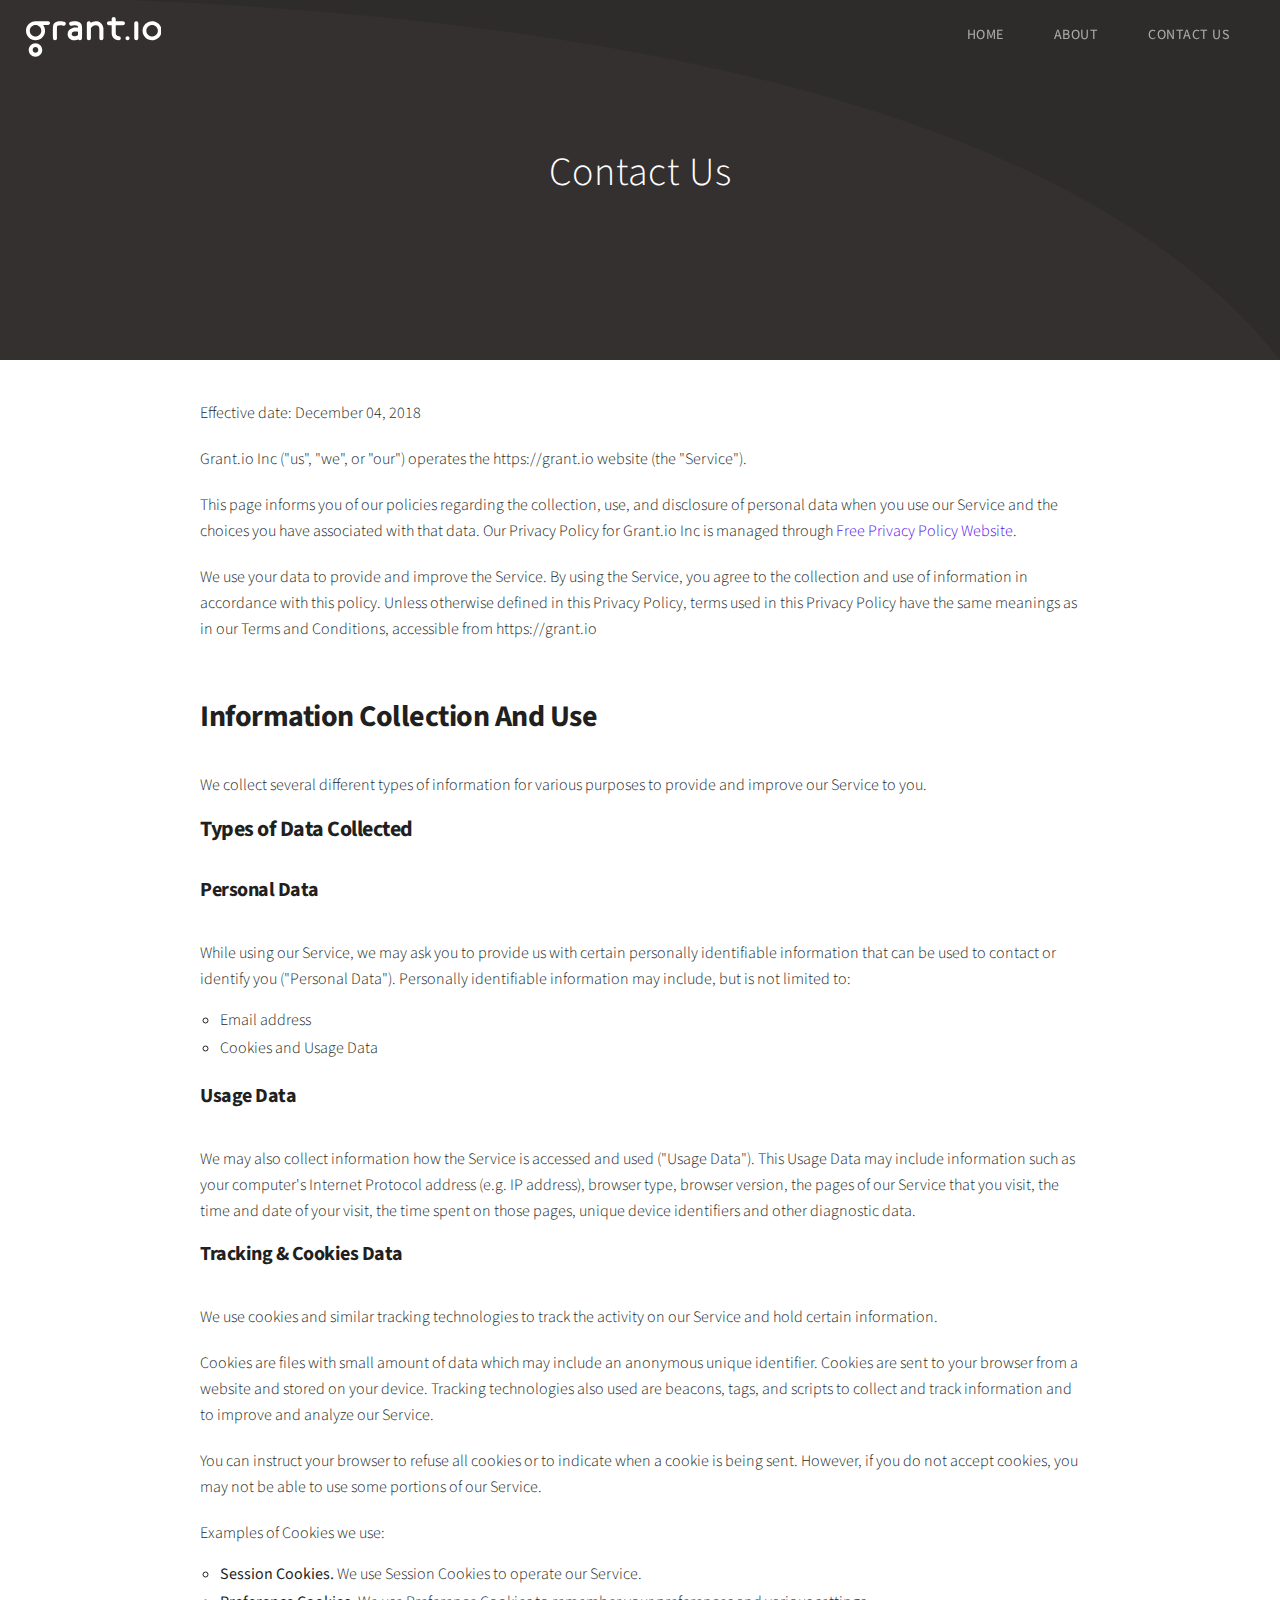
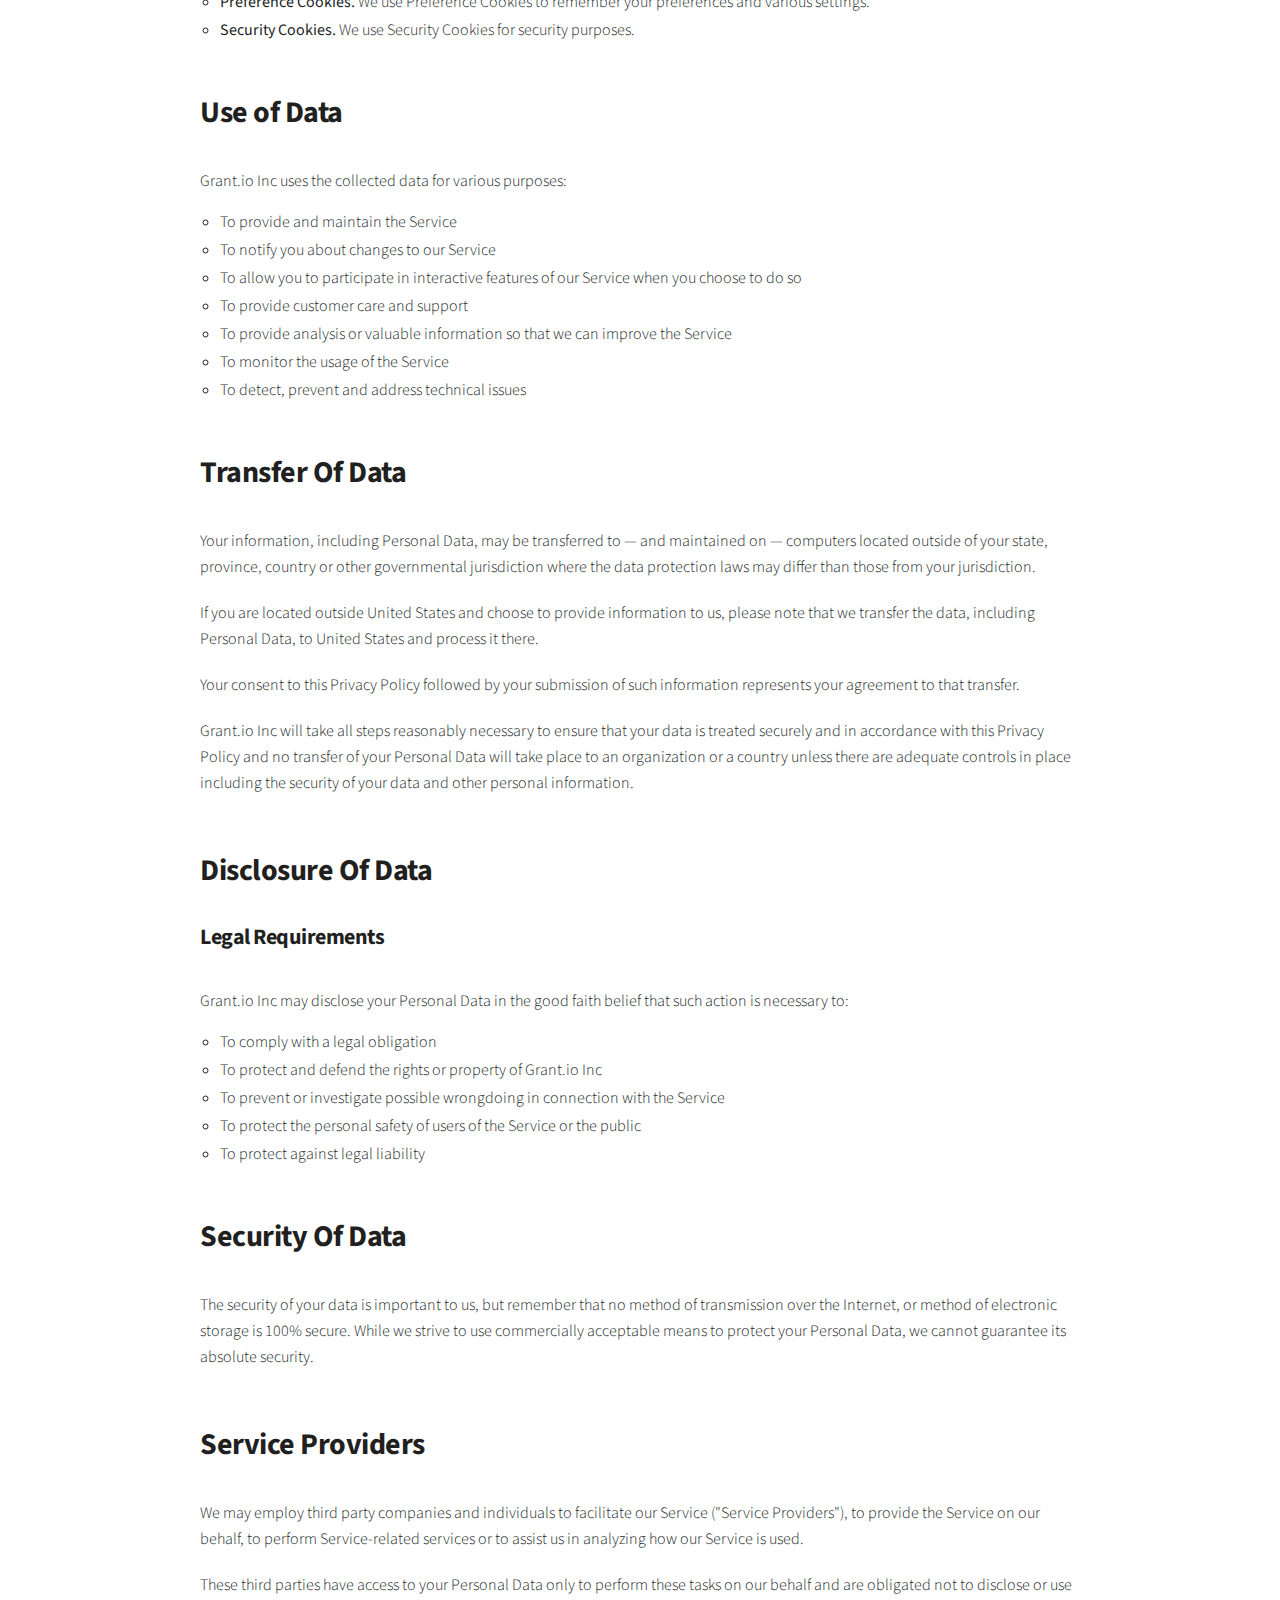
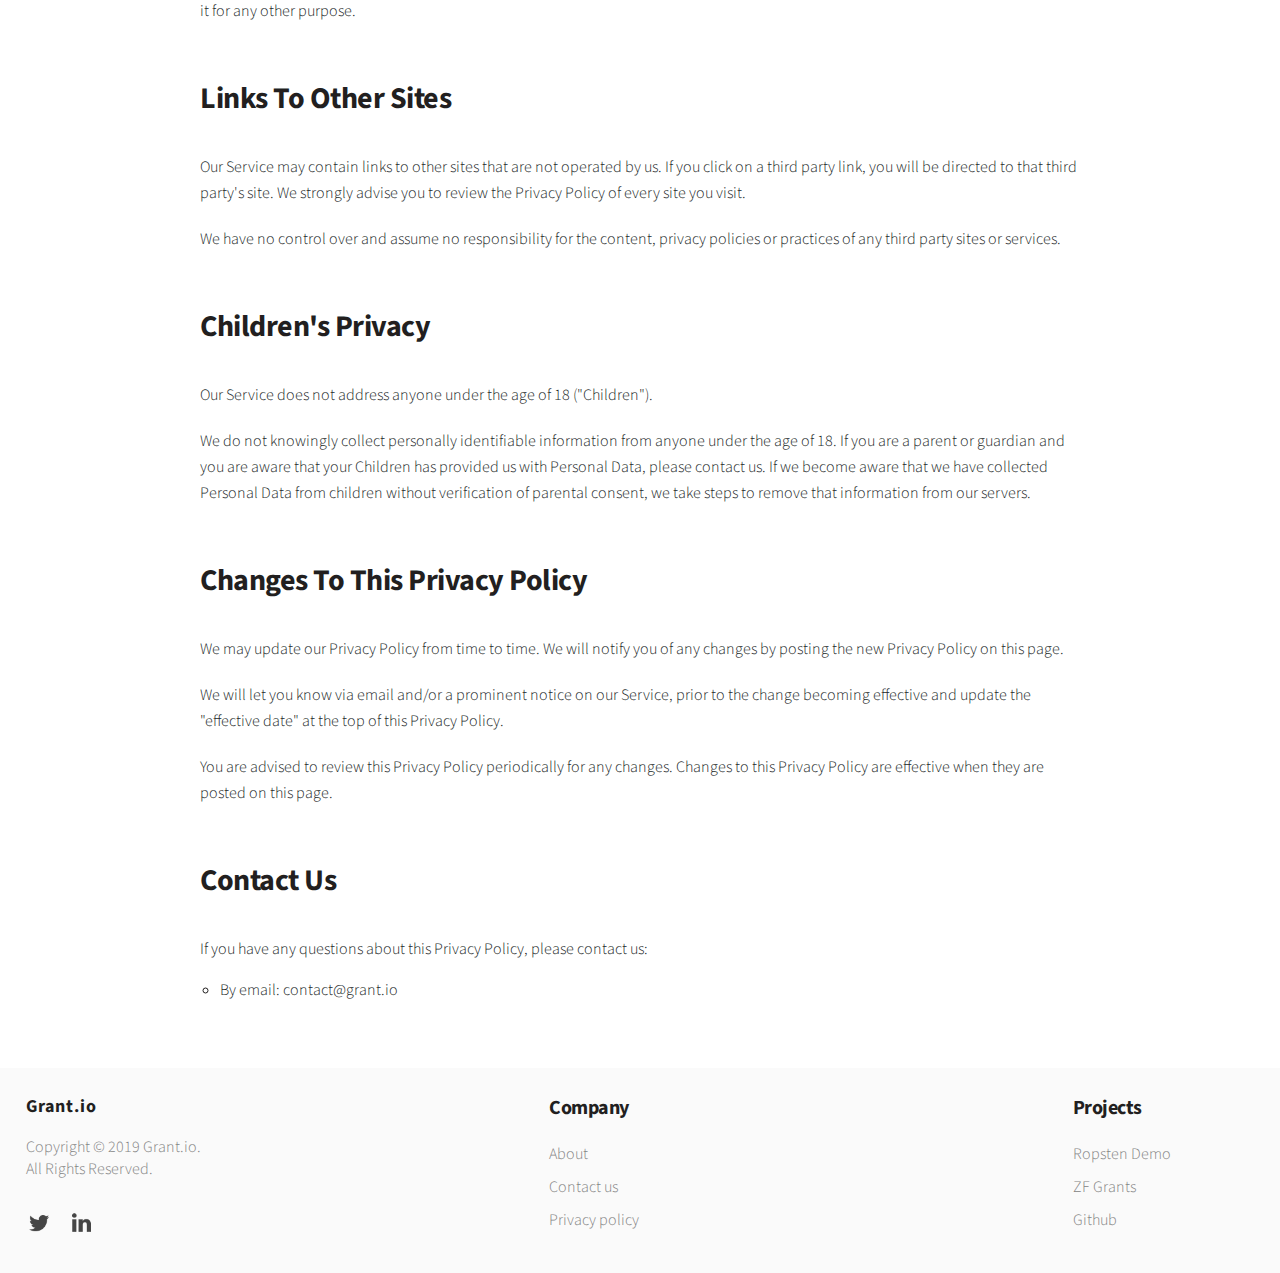
<file: privacy-policy.html>
<!DOCTYPE html>
<head>
	<meta http-equiv="Content-Type" content="text/html; charset=utf-8" />
	<title>Grant.io - Contact</title>
	<meta name="viewport" content="width=device-width; initial-scale=1; maximum-scale=1" />
	<meta name="description" content="Community driven funding for blockchain ecosystem development" />
	<meta name="keywords" content="grant, blockchain, zcash foundation, zcash, zcash grants, grants system" />
	<meta property="og:title" content="Grant.io" />
	<meta property="og:description" content="Community driven funding for blockchain ecosystem development" />
	<meta property="og:type" content="website" />
	<meta property="og:image" content="/images/share-banner.png" />
	<link rel="stylesheet" href="css/swiper.css">
	<link rel="stylesheet" href="style.css">
	<link href="https://fonts.googleapis.com/css?family=Source+Sans+Pro:300,400,700,900" rel="stylesheet"> 
</head>
<body>
	<header class="header">
		<div class="header__content header__content--fix-width">
			<a href="/">
				<div class="header__logo-title">
					<svg viewBox="0 0 180 53" xmlns="http://www.w3.org/2000/svg">
						<g fill-rule="evenodd">
							<path d="M167.1087 10.5713c-4.209 0-7.634 3.424-7.634 7.633 0 4.21 3.425 7.635 7.634 7.635 4.209 0 7.634-3.425 7.634-7.635 0-4.209-3.425-7.633-7.634-7.633m0 20.282c-6.975 0-12.649-5.675-12.649-12.649 0-6.975 5.674-12.649 12.649-12.649 6.975 0 12.648 5.674 12.648 12.649 0 6.974-5.673 12.649-12.648 12.649M12.5613 47.3281c-2.057 0-3.729-1.673-3.729-3.729 0-2.055 1.672-3.729 3.729-3.729 2.056 0 3.729 1.674 3.729 3.729 0 2.056-1.673 3.729-3.729 3.729m0-12.683c-4.938 0-8.955 4.017-8.955 8.954 0 4.938 4.017 8.955 8.955 8.955 4.937 0 8.955-4.017 8.955-8.955 0-4.937-4.018-8.954-8.955-8.954M12.638 25.8427c-4.206 0-7.627-3.422-7.627-7.628 0-4.206 3.421-7.628 7.627-7.628 4.206 0 7.627 3.422 7.627 7.628 0 4.206-3.421 7.628-7.627 7.628M29.32 5.5757H13.422c-.09 0-.175.018-.263.027-.174-.007-.345-.027-.521-.027C5.669 5.5757 0 11.2447 0 18.2147c0 6.969 5.669 12.639 12.638 12.639s12.638-5.67 12.638-12.639c0-2.867-.97-5.505-2.584-7.628h6.628c1.384 0 2.506-1.121 2.506-2.505s-1.122-2.506-2.506-2.506M146.1478 30.8535c-1.485 0-2.689-1.204-2.689-2.689V8.2655c0-1.485 1.204-2.689 2.689-2.689 1.486 0 2.69 1.204 2.69 2.689v19.899c0 1.485-1.204 2.689-2.69 2.689M65.4803 25.5224c-1.516.36-3.276.004-4.181-.854-.241-.227-.971-.808-.634-2.659.169-.928.621-1.543 1.463-1.993 1.941-1.035 5.197-.793 6.796-.438-.002 1.642-.016 3.056-.034 4.359-.342.356-1.254 1.07-3.41 1.585m8.779-1.057c.047-2.998.079-6.773-.024-11.122-.075-3.204-1.615-5.01-2.893-5.963-4.22-3.138-11.417-1.29-12.223-1.07-1.431.392-2.272 1.868-1.882 3.3.389 1.432 1.871 2.279 3.299 1.889 1.758-.474 5.926-1.048 7.597.2.324.241.699.661.725 1.77.007.32.014.487.02.806-2.427-.36-5.399-.286-7.677.473-3.193 1.062-5.263 3.003-5.828 6.105-.554 3.042.236 5.644 2.226 7.528 1.682 1.593 4.127 2.472 6.647 2.472.828 0 1.664-.095 2.484-.291.989-.235 1.836-.523 2.583-.836.472.655 1.225 1.099 2.094 1.126.029.001.056.001.084.001 1.447 0 2.642-1.15 2.687-2.606.001-.033.043-1.413.077-3.563.007-.074.004-.146.004-.219M118.9222 10.956h9.481c1.486 0 2.69-1.204 2.69-2.69s-1.204-2.69-2.69-2.69h-9.481V2.689c0-1.486-1.204-2.689-2.69-2.689s-2.689 1.203-2.689 2.689v2.887h-3.563c-1.486 0-2.689 1.204-2.689 2.69s1.203 2.69 2.689 2.69h3.563V21.48c0 .032.008.06.009.091-.001.031-.009.06-.009.091 0 5.13 4.173 9.191 9.303 9.191.019 0 .037-.004.056-.005.02.001.037.005.057.005 1.485 0 2.689-1.204 2.689-2.689s-1.204-2.689-2.689-2.689c-.02 0-.037.004-.057.004-.019 0-.037-.004-.056-.004-2.164 0-3.924-1.65-3.924-3.813 0-.031-.008-.06-.009-.091.001-.031.009-.059.009-.091V10.956zM137.2093 28.164c0 1.485-1.205 2.689-2.69 2.689-1.485 0-2.689-1.204-2.689-2.689s1.204-2.689 2.689-2.689 2.69 1.204 2.69 2.689M38.3963 30.8535c-1.447 0-2.642-1.15-2.687-2.606-.002-.079-.237-7.254-.057-14.904.076-3.204 1.616-5.011 2.894-5.963 4.221-3.14 11.416-1.29 12.223-1.07 1.433.393 2.275 1.872 1.883 3.305-.392 1.431-1.87 2.274-3.3 1.884-1.758-.474-5.926-1.048-7.598.2-.323.241-.698.661-.724 1.77-.177 7.507.054 14.535.056 14.612.046 1.484-1.121 2.725-2.605 2.771-.029.001-.057.001-.085.001M93.4988 5.5761c-3.074-.319-5.619.927-7.591 2.047-.292-1.169-1.341-2.038-2.601-2.038-1.486 0-2.689 1.203-2.689 2.689v19.89c0 1.485 1.203 2.689 2.689 2.689s2.69-1.204 2.69-2.689v-13.745c.962-1.11 3.41-3.84 6.959-3.491 4.134.419 4.306 4.183 4.256 5.344v11.892c0 1.485 1.204 2.689 2.69 2.689s2.689-1.204 2.689-2.689l-.006-11.716c.251-3.799-1.963-10.148-9.086-10.872"/>
						</g>
					</svg>						
				</div>
			</a>
			<nav class="header__menu">                                                                   
				<ul>
					<li><a href="/" class="header-link">HOME</a></li>
					<li><a href="/about" class="header-link">ABOUT</a></li>
					<li><a href="/contact" class="header-link">CONTACT US</a></li>
				</ul>
			</nav> 
		</div>		
	</header>

	<!-- Section -- intro -->
	<section class="section section--intro section--dark" id="intro">
		<h1 class="intro__title intro__title--centered">
			Contact Us
		</h1>
		<svg class="svg-intro-right" xmlns="http://www.w3.org/2000/svg" viewBox="0 0 100 100" preserveAspectRatio="none">
			<path d="M10,0 Q80,10 100,100 L100,0 Z" fill="#000000" fill-opacity="0.1"/>
		</svg>
	</section>

	<!-- Section -- about us -->
	<section class="section section--privacy">
    <div class="section__content section__content--fluid-width">
      <p>Effective date: December 04, 2018</p><p>Grant.io Inc ("us", "we", or "our") operates the https://grant.io website (the "Service").</p><p>This page informs you of our policies regarding the collection, use, and disclosure of personal data when you use our Service and the choices you have associated with that data. Our Privacy Policy  for Grant.io Inc is managed through <a href="https://www.freeprivacypolicy.com/free-privacy-policy-generator.php">Free Privacy Policy Website</a>.</p><p>We use your data to provide and improve the Service. By using the Service, you agree to the collection and use of information in accordance with this policy. Unless otherwise defined in this Privacy Policy, terms used in this Privacy Policy have the same meanings as in our Terms and Conditions, accessible from https://grant.io</p><h2>Information Collection And Use</h2><p>We collect several different types of information for various purposes to provide and improve our Service to you.</p><h3>Types of Data Collected</h3><h4>Personal Data</h4><p>While using our Service, we may ask you to provide us with certain personally identifiable information that can be used to contact or identify you ("Personal Data"). Personally identifiable information may include, but is not limited to:</p><ul><li>Email address</li><li>Cookies and Usage Data</li></ul><h4>Usage Data</h4><p>We may also collect information how the Service is accessed and used ("Usage Data"). This Usage Data may include information such as your computer's Internet Protocol address (e.g. IP address), browser type, browser version, the pages of our Service that you visit, the time and date of your visit, the time spent on those pages, unique device identifiers and other diagnostic data.</p><h4>Tracking &amp; Cookies Data</h4><p>We use cookies and similar tracking technologies to track the activity on our Service and hold certain information.</p><p>Cookies are files with small amount of data which may include an anonymous unique identifier. Cookies are sent to your browser from a website and stored on your device. Tracking technologies also used are beacons, tags, and scripts to collect and track information and to improve and analyze our Service.</p><p>You can instruct your browser to refuse all cookies or to indicate when a cookie is being sent. However, if you do not accept cookies, you may not be able to use some portions of our Service.</p><p>Examples of Cookies we use:</p><ul><li><strong>Session Cookies.</strong> We use Session Cookies to operate our Service.</li><li><strong>Preference Cookies.</strong> We use Preference Cookies to remember your preferences and various settings.</li><li><strong>Security Cookies.</strong> We use Security Cookies for security purposes.</li></ul><h2>Use of Data</h2><p>Grant.io Inc uses the collected data for various purposes:</p><ul><li>To provide and maintain the Service</li><li>To notify you about changes to our Service</li><li>To allow you to participate in interactive features of our Service when you choose to do so</li><li>To provide customer care and support</li><li>To provide analysis or valuable information so that we can improve the Service</li><li>To monitor the usage of the Service</li><li>To detect, prevent and address technical issues</li></ul><h2>Transfer Of Data</h2><p>Your information, including Personal Data, may be transferred to — and maintained on — computers located outside of your state, province, country or other governmental jurisdiction where the data protection laws may differ than those from your jurisdiction.</p><p>If you are located outside United States and choose to provide information to us, please note that we transfer the data, including Personal Data, to United States and process it there.</p><p>Your consent to this Privacy Policy followed by your submission of such information represents your agreement to that transfer.</p><p>Grant.io Inc will take all steps reasonably necessary to ensure that your data is treated securely and in accordance with this Privacy Policy and no transfer of your Personal Data will take place to an organization or a country unless there are adequate controls in place including the security of your data and other personal information.</p><h2>Disclosure Of Data</h2><h3>Legal Requirements</h3><p>Grant.io Inc may disclose your Personal Data in the good faith belief that such action is necessary to:</p><ul><li>To comply with a legal obligation</li><li>To protect and defend the rights or property of Grant.io Inc</li><li>To prevent or investigate possible wrongdoing in connection with the Service</li><li>To protect the personal safety of users of the Service or the public</li><li>To protect against legal liability</li></ul><h2>Security Of Data</h2><p>The security of your data is important to us, but remember that no method of transmission over the Internet, or method of electronic storage is 100% secure. While we strive to use commercially acceptable means to protect your Personal Data, we cannot guarantee its absolute security.</p><h2>Service Providers</h2><p>We may employ third party companies and individuals to facilitate our Service ("Service Providers"), to provide the Service on our behalf, to perform Service-related services or to assist us in analyzing how our Service is used.</p><p>These third parties have access to your Personal Data only to perform these tasks on our behalf and are obligated not to disclose or use it for any other purpose.</p><h2>Links To Other Sites</h2><p>Our Service may contain links to other sites that are not operated by us. If you click on a third party link, you will be directed to that third party's site. We strongly advise you to review the Privacy Policy of every site you visit.</p><p>We have no control over and assume no responsibility for the content, privacy policies or practices of any third party sites or services.</p><h2>Children's Privacy</h2><p>Our Service does not address anyone under the age of 18 ("Children").</p><p>We do not knowingly collect personally identifiable information from anyone under the age of 18. If you are a parent or guardian and you are aware that your Children has provided us with Personal Data, please contact us. If we become aware that we have collected Personal Data from children without verification of parental consent, we take steps to remove that information from our servers.</p><h2>Changes To This Privacy Policy</h2><p>We may update our Privacy Policy from time to time. We will notify you of any changes by posting the new Privacy Policy on this page.</p><p>We will let you know via email and/or a prominent notice on our Service, prior to the change becoming effective and update the "effective date" at the top of this Privacy Policy.</p><p>You are advised to review this Privacy Policy periodically for any changes. Changes to this Privacy Policy are effective when they are posted on this page.</p><h2>Contact Us</h2><p>If you have any questions about this Privacy Policy, please contact us:</p><ul><li>By email: contact@grant.io</li></ul>
    </div>
	</section>

	
	<footer class="footer" id="footer">
			<div class="footer__content footer__content--fix-width">
			
				<div class="grid grid--5col grid--footer">
				
					<div class="grid__item grid__item--x2">
						<h3 class="grid__title grid__title--footer-logo">Grant.io</h3>
						<p class="grid__text grid__text--copyright">Copyright &copy; 2019 Grant.io.  <br />All Rights Reserved. </p>
						<ul class="grid__list grid__list--sicons">
								<li>
									<a href="https://twitter.com/grantiohq" target="_blank">
										<img src="images/social/black/twitter.png" alt="Twitter logo"/>
									</a>
								</li>
								<li>
									<a href="https://www.linkedin.com/company/grant-io" target="_blank">
										<img src="images/social/black/linkedin.png" alt="LinkedIn logo"/>
									</a>
								</li>
						</ul>
					</div>
					<div class="grid__item">
						<h3 class="grid__title grid__title--footer">Company</h3>
						<ul class="grid__list grid__list--fmenu">
								<li><a href="/about">About</a></li>
								<li><a href="/contact">Contact us</a></li>
								<li><a href="/privacy-policy">Privacy policy</a></li>
						</ul>
					</div>
					<div class="grid__item">
						<h3 class="grid__title grid__title--footer">Projects</h3>
						<ul class="grid__list grid__list--fmenu">
								<li><a href="https://demo.grant.io/" target="_blank">Ropsten Demo</a></li>
								<li><a href="https://grants.zfnd.org/" target="_blank">ZF Grants</a></li>
								<li><a href="https://github.com/" target="_blank">Github</a></li>
						</ul>
					</div>
				</div>
				
			<div class="clear"></div>	
			</div>
	</footer>

<script src="js/jquery-3.3.1.min.js"></script>
<script src="js/jquery.custom.js"></script>
<script src="js/menu.js"></script>
</body>
</html>
</file>
<file: style.css>
/*------------------------------------------------------------------
[Main Stylesheet]

Author:	SmartTemplates
Version:	1.0
Created:	05 June 2018
Last updated:	05 June 2018
Template:	LATERAL | Landing page templates for SAAS companies
-------------------------------------------------------------------*/


/*----------------------------------------------------------------- 
[Table of Contents]

1. RESET
2. GENERAL
	2-1 HEADINGS
3. HEADER
4. SECTION
5. GRID
	5.1 GRID ELEMENTS
6. BUTTONS
7. CUSTOM SECTIONS 
	7.1 CUSTOM SECTION - INTRO
	7.2 CUSTOM SECTION - ABOUT	
	7.3 CUSTOM SECTION - FEATURES
	7.4 CUSTOM SECTION - TESTIMONIALS 
	7.5 CUSTOM SECTION - PRICING 
	7.6 CUSTOM SECTION - CTA 
	7.7 CUSTOM SECTION - HOW IT WORKS (HIW)
	7.8 CUSTOM SECTION - SUPPORT
	7.9 CUSTOM SECTION - CLIENTS
	7.10 CUSTOM SECTION - CONTACT
  7.11 CUSTOM SECTION - NEWSLETTER
  7.12 CUSTOM SECTION - ABOUT PAGE
  7.13 CUSTOM SECTION - CONTACT PAGE
8. FOOTER
9. MEDIA QUERIES
*/


/*===============================================*/


/* 1. RESET		 						 */


/*===============================================*/

@import "css/reset.css";

/*===============================================*/


/* 2. GENERAL		 						 */


/*===============================================*/

html,
body {
  width: 100%;
  height: 100%;
  scroll-behavior: smooth;
}

body {
  font-family: 'Source Sans Pro', sans-serif;
  padding: 0;
  font-size: 16px;
  margin: 0 auto;
  color: #221F1F;
  background-color: #fff;
  font-weight: 300;
}

.clear {
  clear: both;
}

p {
  padding: 0;
  margin: 0px;
  text-align: left;
  line-height: 26px;
}

a {
  text-decoration: none;
  color: #530EEC;
}

blockquote {
  font-style: italic;
  font-size: 24px;
  padding: 0 5%;
  margin: 40px 0 60px 0;
  line-height: 34px;
  position: relative;
  text-align: center;
}

blockquote:after {
  content: ' ';
  position: absolute;
  display: block;
  width: 10%;
  margin: 20px 40%;
  border: 1px solid #e76b71;
}

a img {
  border: none;
}

a:hover {
  text-decoration: none;
  color: #221F1F;
}

img.responsive_image {
  max-width: 100%;
  display: block;
  margin: auto auto 20px auto;
}


/*---------------------------*/


/* 2-1. HEADINGS             */


/*---------------------------*/

h1,
h2,
h3,
h4,
h5,
h6 {
  font-weight: 700;
  letter-spacing: -0.5px;
  padding: 0 0 40px 0;
  margin: 0;
}

h1 {
  font-size: 40px;
}

h2 {
  font-size: 30px;
}

h3 {
  font-size: 22px;
}

h4 {
  font-size: 20px;
}

h5 {
  font-size: 18px;
}

h6 {
  font-size: 16px;
}


/*===============================================*/


/* 3. HEADER 	 						 */


/*===============================================*/


/* BLOCK - header */

.header {
  width: 100%;
  height: 70px;
  transition: all 200ms;
  position: fixed;
  top: 0px;
  left: 0px;
  z-index: 999;
}


/* MODIFIER - header */

.header--sticky {
  background-color: #fff;
  box-shadow: 0 4px 10px 0px rgba(0, 0, 0, 0.03);
  -moz-box-shadow: 0 4px 10px 0px rgba(0, 0, 0, 0.03);
  -webkit-box-shadow: 0 4px 10px 0px rgba(0, 0, 0, 0.03);
}


/* ELEMENT - header__content */

.header__content {
  height: 70px;
}


/* ELEMENT MODIFIER - header__content */

.header__content--fix-width {
  width: 1240px;
  margin: auto;
  clear: both;
}

.header__content--fluid-width {
  width: 80%;
  margin: auto;
  clear: both;
}

.header__logo-title {
  fill: #FFF;
  font-size: 26px;
  letter-spacing: -1px;
  position: relative;
  float: left;
  top: 50%;
  left: 0;
  transform: translateY(-40%);
  z-index: 999;
}
.header__logo-title svg {
  height: 40px;
  fill: #FFF;
}
.header--sticky .header__logo-title svg {
	fill: #221F1F;
}

.header__logo-title span {
  font-weight: 700;
}


/* ELEMENT - header__menu */

.header__menu {
  float: right;
}

.header__menu ul,
.header__menu ul li,
.header__menu ul li a {
  margin: 0;
  padding: 0;
  border: 0;
  list-style: none;
  line-height: 1;
  display: block;
  float: left;
  position: relative;
  -webkit-box-sizing: border-box;
  -moz-box-sizing: border-box;
  box-sizing: border-box;
  -webkit-tap-highlight-color: rgba(0, 0, 0, 0);
  -webkit-tap-highlight-color: transparent;
}

.header__menu:after,
.header__menu>ul:after {
  content: ".";
  display: block;
  clear: both;
  visibility: hidden;
  line-height: 0;
  height: 0;
}

.menu-button {
  width: 28px;
  height: 20px;
  position: absolute;
  padding: 0px;
  font-size: 20px;
  top: 17px;
  right: 5%;
  z-index: 99999;
  display: none;
  cursor: pointer;
  border-bottom: 1px solid #FFF;
  -webkit-tap-highlight-color: rgba(0, 0, 0, 0);
  -webkit-tap-highlight-color: transparent;
}

.menu-button:before {
  content: "";
  position: absolute;
  top: 6px;
  left: 0;
  width: 28px;
  height: 6px;
  z-index: 999;
  border-top: 1px double #FFF;
  border-bottom: 1px solid #FFF;
}
.header--sticky .menu-button,
.header--sticky .menu-button:before {
  border-color: #221F1F;
}

.header__menu>ul>li {
  display: inline-block;
  padding: 0;
}

.header__menu>ul>li>a {
  height: 70px;
  line-height: 70px;
  color: #FFF;
  font-size: 14px;
  display: inline-block;
  letter-spacing: 0.5px;
  padding: 0 25px;
  margin: 0;
  font-weight: 400;
	overflow: hidden;
	opacity: 0.6;
}
.header--sticky .header__menu>ul>li>a {
	color: #221F1F;
	opacity: 1;
}

.header__menu ul li a:hover,
.header__menu ul li a.selected,
.header__menu ul li a.active {
  opacity: 1;
}
.header--sticky .header__menu ul li a:hover,
.header--sticky .header__menu ul li a.selected,
.header--sticky .header__menu ul li a.active {
  color: #530EEC;
}

.header__menu ul li:hover {
  cursor: pointer;
}

.header__menu>ul>li.menu-item-has-children>a {
  background: url(images/drop-down.png) no-repeat 90% 50%;
}

.header__menu ul ul {
  position: absolute;
  left: 0px;
  top: 55px;
  z-index: 9999;
  visibility: hidden;
  text-align: left;
  padding: 5px 0;
  background-color: #fff;
  -webkit-box-shadow: 0px 0px 10px 1px rgba(0, 0, 0, 0.10);
  -moz-box-shadow: 0px 0px 10px 1px rgba(0, 0, 0, 0.10);
  box-shadow: 0px 0px 10px 1px rgba(0, 0, 0, 0.10);
  -webkit-border-radius: 5px;
  -moz-border-radius: 5px;
  border-radius: 5px;
  opacity: 0;
  -webkit-transition: all 0.5s;
  -moz-transition: all 0.5s;
  transition: all 0.5s;
}

.header__menu ul ul.submenu-header-sticky {
  box-shadow: 0 4px 10px 0px rgba(0, 0, 0, 0.03);
  -moz-box-shadow: 0 4px 10px 0px rgba(0, 0, 0, 0.03);
  -webkit-box-shadow: 0 4px 10px 0px rgba(0, 0, 0, 0.03);
  border-top-left-radius: 0px;
  border-top-right-radius: 0px;
  -webkit-border-top-left-radius: 0px;
  -webkit-border-top-right-radius: 0px;
}

.header__menu li:hover>ul {
  visibility: visible;
  opacity: 1;
  -webkit-transition: all 0.5s;
  -moz-transition: all 0.5s;
  transition: all 0.5s;
  top: 70px;
}

.header__menu ul ul ul {
  margin-left: 100%;
  top: 0;
}

.header__menu ul ul li a {
  width: 200px;
  padding: 0 15px;
  color: #221F1F;
  border-bottom: 1px #f7f7f7 solid;
  margin: 0 10px;
  font-size: 14px;
  line-height: 45px;
  height: 45px;
}

.header__menu ul ul li a:hover {
  color: #530EEC;
}

.header__menu ul ul li:last-child a {
  border-bottom: none;
}


/*===============================================*/


/* 4. SECTION 	 						 */


/*===============================================*/


/* BLOCK - section */

.section {
  position: relative;
  width: 100%;
  height: auto;
  float: left;
  clear: both;
}


/* BLOCK MODIFIER - section--page */

.section--page-top {
  padding-top: 80px;
}

.section--page-bottom {
  padding-bottom: 80px;
}


/* ELEMENT - section__content */

.section__content {
  clear: both;
}


/* ELEMENT MODIFIER section__content  */

.section__content--fix-width {
  width: 1240px;
  margin: auto;
  clear: both;
}

.section__content--fluid-width {
  width: 80%;
  margin: auto;
  clear: both;
}

.section__content--padding {
  padding: 100px 0;
}


/* ELEMENT - section__title */

.section__title {
  font-size: 48px;
  padding: 0 0 40px 0;
  font-weight: 700;
  line-height: 52px;
}


/* ELEMENT MODIFIER section__title  */

.section__title--centered {
  width: 100%;
  text-align: center;
  position: relative;
}

.section__title--centered:after {
  content: '';
  position: absolute;
  left: 0;
  right: 0;
  top: 80%;
  margin: auto;
  width: 50px;
  height: 1px;
  background: #454545;
}


/* ELEMENT - section__description */

.section__description {
  font-size: 18px;
  line-height: 32px;
}


/* ELEMENT MODIFIER section__description  */

.section__description--centered {
  width: 60%;
  margin: auto;
  text-align: center;
  padding: 0 0 80px 0;
}


/*===============================================*/


/* 5. GRID 	 						 */


/*===============================================*/


/* BLOCK - grid */

.grid {
  width: 100%;
  float: left;
  clear: both;
}

.grid__item--padding {
  background-color: #f7f7f7;
}


/* -----------------------------------------------------  */


/* ELEMENT grid__item BASED ON BLOCK MODIFIER grid--2col  */

.grid--2col .grid__item {
  float: left;
  margin-right: 80px;
  margin-bottom: 80px;
  /* full width - space between cols / number of cols */
  width: calc((100% - 80px) / 2);
}

.grid--2col .grid__item--padding {
  /* full width - space between cols - padding * nr of paddings / number of cols */
  width: calc((100% - 80px - 20px * 4) / 2);
  padding: 20px;
}

.grid .grid__item:last-child,
.grid--2col .grid__item:nth-child(2n+2) {
  float: right;
  margin-right: 0px;
}


/* -----------------------------------------------------  */


/* ELEMENT grid__item BASED ON BLOCK MODIFIER grid--3col  */

.grid--3col .grid__item {
  float: left;
  margin-right: 80px;
  margin-bottom: 80px;
  /* full width - space between cols * nr of inner spaces / number of cols */
  width: calc((100% - 80px * 2) / 3);
}

.grid--3col .grid__item.grid__item--padding {
  /* full width - space between cols * nr of inner spaces - padding * nr of paddings / number of cols */
  width: calc((100% - 80px * 2 - 20px * 6) / 3);
  padding: 20px;
}

.grid--3col .grid__item--x2 {
  /*(      one grid item    ) * 2 + space between cols */
  width: calc((((100% - 80px * 2) / 3) * 2) + 80px);
}

.grid--3col .grid__item--x2.grid__item--padding {
  /*   (    one grid item with padding  ) * 2 + space between cols + padding */
  width: calc((((100% - 80px * 2 - 20px * 6) / 3) * 2) + 80px + 20px * 2);
  padding: 20px;
}

.grid--3col .grid__item:nth-child(3n+3) {
  float: right;
  margin-right: 0px;
}


/* -----------------------------------------------------  */


/* ELEMENT grid__item BASED ON BLOCK MODIFIER grid--4col  */

.grid--4col .grid__item {
  float: left;
  margin-right: 80px;
  margin-bottom: 80px;
  /* full width - space between cols * nr of inner spaces / number of cols */
  width: calc((100% - 80px * 3) / 4);
}

.grid--4col .grid__item.grid__item--padding {
  /* full width - space between cols * nr of inner spaces - padding * nr of paddings / number of cols */
  width: calc((100% - 80px * 3 - 20px * 8) / 4);
  padding: 20px;
}

.grid--4col .grid__item--x3 {
  /*(      one grid item    ) * 3 + space between cols */
  width: calc((((100% - 80px * 3) / 4) * 3) + 80px * 2);
}

.grid--4col .grid__item--x3.grid__item--padding {
  /*   (    one grid item with padding  ) * 3 + space between cols + padding */
  width: calc((((100% - 80px * 3 - 20px * 8) / 4) * 3) + 80px * 2 + 20px * 4);
  padding: 20px;
}

.grid--4col .grid__item:nth-child(4n+4) {
  float: right;
  margin-right: 0px;
}


/* -----------------------------------------------------  */


/* ELEMENT grid__item BASED ON BLOCK MODIFIER grid--5col  */

.grid--5col .grid__item {
  float: left;
  margin-right: 80px;
  margin-bottom: 80px;
  /* full width - space between cols * nr of inner spaces / number of cols */
  width: calc((100% - 80px * 4) / 5);
}

.grid--5col .grid__item.grid__item--padding {
  /* full width - space between cols * nr of inner spaces - padding * nr of paddings / number of cols */
  width: calc((100% - 80px * 4 - 20px * 10) / 5);
  padding: 20px;
}

.grid--5col .grid__item--x2 {
  /*(      one grid item    ) * 2 + space between cols */
  width: calc((((100% - 80px * 4) / 5) * 2) + 80px);
}

.grid--5col .grid__item--x2.grid__item--padding {
  /*   (    one grid item with padding  ) * 2 + space between cols + padding */
  width: calc((((100% - 80px * 4 - 20px * 10) / 5) * 2) + 80px + 20px * 2);
  padding: 20px;
}

.grid--5col .grid__item--x3 {
  /*(      one grid item    ) * 3 + space between cols */
  width: calc((((100% - 80px * 4) / 5) * 3) + 80px * 2);
}

.grid--5col .grid__item--x3.grid__item--padding {
  /*   (    one grid item with padding  ) * 3 + space between cols + padding */
  width: calc((((100% - 80px * 4 - 20px * 10) / 5) * 3) + 80px * 2 + 20px * 4);
  padding: 20px;
}

.grid--5col .grid__item--x4 {
  /*(      one grid item    ) * 4 + space between cols */
  width: calc((((100% - 80px * 4) / 5) * 4) + 80px * 3);
}

.grid--5col .grid__item--x4.grid__item--padding {
  /*   (    one grid item with padding  ) * 4 + space between cols + padding */
  width: calc((((100% - 80px * 4 - 20px * 10) / 5) * 4) + 80px * 3 + 20px * 6);
  padding: 20px;
}

.grid--5col .grid__item:nth-child(5n+5) {
  float: right;
  margin-right: 0px;
}


/* -----------------------------------------------------  */


/* ELEMENT grid__item BASED ON BLOCK MODIFIER grid--6col  */

.grid--6col .grid__item {
  float: left;
  margin-right: 80px;
  margin-bottom: 80px;
  /* full width - space between cols * nr of inner spaces / number of cols */
  width: calc((100% - 80px * 5) / 6);
}

.grid--6col .grid__item.grid__item--padding {
  /* full width - space between cols * nr of inner spaces - padding * nr of paddings / number of cols */
  width: calc((100% - 80px * 5 - 20px * 12) / 6);
  padding: 20px;
}

.grid--6col .grid__item--x2 {
  /*(      one grid item    ) * 2 + space between cols */
  width: calc((((100% - 80px * 5) / 6) * 2) + 80px);
}

.grid--6col .grid__item--x2.grid__item--padding {
  /*   (    one grid item with padding  ) * 2 + space between cols + padding */
  width: calc((((100% - 80px * 5 - 20px * 12) / 6) * 2) + 80px + 20px * 2);
  padding: 20px;
}

.grid--6col .grid__item--x3 {
  /*(      one grid item    ) * 3 + space between cols */
  width: calc((((100% - 80px * 5) / 6) * 3) + 80px * 2);
}

.grid--6col .grid__item--x3.grid__item--padding {
  /*   (    one grid item with padding  ) * 3 + space between cols + padding */
  width: calc((((100% - 80px * 5 - 20px * 12) / 6) * 3) + 80px * 2 + 20px * 4);
  padding: 20px;
}

.grid--6col .grid__item--x4 {
  /*(      one grid item    ) * 4 + space between cols */
  width: calc((((100% - 80px * 5) / 6) * 4) + 80px * 3);
}

.grid--6col .grid__item--x4.grid__item--padding {
  /*   (    one grid item with padding  ) * 4 + space between cols + padding */
  width: calc((((100% - 80px * 5 - 20px * 12) / 6) * 4) + 80px * 3 + 20px * 6);
  padding: 20px;
}

.grid--6col .grid__item--x5 {
  /*(      one grid item    ) * 5 + space between cols */
  width: calc((((100% - 80px * 5) / 6) * 5) + 80px * 4);
}

.grid--6col .grid__item--x5.grid__item--padding {
  /*   (    one grid item with padding  ) * 5 + space between cols + padding */
  width: calc((((100% - 80px * 5 - 20px * 12) / 6) * 5) + 80px * 4 + 20px * 8);
  padding: 20px;
}

.grid--6col .grid__item:nth-child(6n+6) {
  float: right;
  margin-right: 0px;
}

.grid__item--floated-right {
  float: right !important;
  margin-right: 0px !important;
}


/* 5.1 GRID ELEMENTS   */


/*===============================================*/


/* ELEMENT  grid__title  */


/* --------------------  */

.grid__title {
  font-size: 24px;
  font-weight: 400;
  padding: 0 0 20px 0;
  margin: 0px;
}

.grid__title span {
  font-weight: 700;
}


/* ELEMENT  grid__text  */


/* --------------------  */

.grid__text {
  padding-bottom: 20px;
  line-height: 26px;
}

.grid__text span {
  font-weight: 700;
}


/* ELEMENT  grid__more  */


/* --------------------  */

.grid__more {
  font-weight: 400;
  font-size: 14px;
  padding: 0 0 0 0;
  display: inline-block;
}


/* ELEMENT grid__list  */


/* --------------------  */

.grid__list {
  list-style: none;
  padding: 0px;
  margin: 0px;
}

.grid__list li {
  list-style: none;
  padding: 5px 0;
  margin: 0px;
  line-height: 22px;
}


/* ELEMENT grid__image  */


/* --------------------  */

.grid__image {
  width: 100%;
}

.grid__image img {
  display: block;
  max-width: 100%;
}

.grid__image--right img {
  float: right;
}

.grid__image--left img {
  float: left;
}


/*===============================================*/


/*  6. BUTTONS	 			 */


/*===============================================*/

.btn {
  padding: 12px 40px;
  margin: 0 10px;
  font-size: 14px;
  letter-spacing: 0.5px;
  font-weight: 400;
  border-radius: 25px;
  transition: all 0.3s ease;
}

.btn--white-bg {
  background: #fff;
  color: #221F1F;
}
.btn--white-bg:hover {
  opacity: 0.8;
}

.btn--white-border {
  background: none;
  color: #fff;
  border: 2px solid #fff;
}
.btn--white-border:hover {
  opacity: 0.8;
  color: #fff;
}

.btn--black-bg {
  background: #221F1F;
  color: #FFF;
}
.btn--black-bg:hover {
  color: #FFF;
  background: #444;
}

.btn--black-border {
  background: none;
  color: #221F1F;
  border: 2px solid #221F1F;
}

.btn--blue-bg {
  color: #fff;
  background-color: #530EEC;
  border: 2px #530EEC solid;
}

.btn--blue-bg:hover {
  background: none;
  color: #530EEC;
}

.btn--blue-border {
  color: #530EEC;
  border: 1px #530EEC solid;
}

.btn--blue-border:hover {
  background-color: #530EEC;
  color: #fff;
}


/*================================================================================*/


/*  7. CUSTOM SECTIONS  */


/*===============================================================================*/


/*===============================================*/


/*  7.1 CUSTOM SECTION - INTRO	 			 */


/*===============================================*/

.section--intro {
  width: 100%;
  height: 100%;
  min-height: 660px;
  background-color: #530EEC;
  position: relative;
  overflow: hidden;
}
.section--intro.section--dark {
  background-color: #343030;
  min-height: 0;
  max-height: 360px;
}

.section__content--intro {
  height: 100%;
}

.intro {
  width: 50%;
  float: left;
  padding: 15% 0 0 0;
  position: relative;
  z-index: 777;
}

.intro__content {
  width: 100%;
  text-align: left;
}

.intro__title {
  padding: 0 0 15px 0;
  color: #fff;
  font-size: 40px;
  line-height: 60px;
  letter-spacing: -1px;
  font-weight: 300;
}
.intro__title.intro__title--centered {
  position: absolute;
  top: 50%;
  left: 50%;
  width: 100%;
  transform: translate(-50%, -50%);
  letter-spacing: 0.05rem;
  text-align: center;
}

.intro__title span {
  font-weight: 700;
}

.intro__subtitle {
  padding: 0 0 40px 0;
  font-size: 24px;
  line-height: 32px;
  color: #fff;
  letter-spacing: 0.4px;
}

.intro__description {
  padding: 0 0 40px 0;
  font-size: 20px;
  color: #fff;
}

.intro__description span {
  font-weight: 700;
}

.intro__buttons {
  padding: 20px 0 0 0;
}

.intro__buttons--centered {
  width: 100%;
  clear: both;
  text-align: center;
}

.intro__buttons--left {
  width: 100%;
  clear: both;
  text-align: left;
}

svg.svg-intro-bottom {
  position: absolute;
  bottom: 0;
  width: 100%;
  height: 100%;
  z-index: 333;
}

svg.svg-intro-bottom2 {
  position: absolute;
  bottom: 0;
  width: 100%;
  height: 100%;
  z-index: 444;
}

svg.svg-intro-right {
  position: absolute;
  bottom: 0;
  width: 100%;
  height: 100%;
  z-index: 111;
}

.intro-animation {
  width: 42%;
  height: 60%;
  text-align: right;
  position: absolute;
  bottom: 12%;
  right: 3%;
  z-index: 222;
}
.intro-animation svg {
  fill: #FFF;
}
.intro-animation svg,
.intro-animation svg .core {
  animation: intro-animate 120s linear infinite;
}
.intro-animation svg .core {
  animation-direction: reverse;
  transform-origin: center;
}
@keyframes intro-animate {
  0% {
    transform: rotate(-8deg);
  }

  100% {
    transform: rotate(352deg);
  }
}


/*===============================================*/


/*  7.2 CUSTOM SECTION - ABOUT	 			 */


/*===============================================*/

.grid--about .grid__title {
  font-size: 36px;
  line-height: 42px;
  font-weight: 300;
  padding: 0 0 40px 0;
  margin: 0px;
  position: relative;
}

.grid--about .grid__text {
  font-size: 18px;
  color: #848484;
  line-height: 26px;
}

.grid--about .grid__list {
  padding: 20px 0 0 0;
}

.grid--about .grid__list li {
  background: url(images/checked.png) no-repeat 0 50%;
  font-size: 18px;
  padding: 10px 0 10px 40px;
}

.grid--about .grid__image {
  text-align: center;
}

.grid--about .grid__image img {
  float: none;
  margin: 0 auto;
  max-height: 400px;
  opacity: 0.7;
}


/*===============================================*/


/*  7.3 CUSTOM SECTION - FEATURES	 			 */


/*===============================================*/

.section--features {
  background-color: #530EEC;
  color: #fff;
  position: relative;
}

.section__title--features {
  color: #fff;
}

.section__title--features:after {
  content: '';
  position: absolute;
  left: 0;
  right: 0;
  top: 80%;
  margin: auto;
  width: 50px;
  height: 1px;
  background: #fff;
  opacity: .5;
}

.section__description--features {
  color: #fff;
}

svg.svg-features-bottom {
  position: absolute;
  bottom: -1px;
  width: 100%;
  height: 100px;
  z-index: 555;
}

.section--features h3 {
  color: #fff;
}

.grid--features .grid__item {
  margin-right: 80px;
  margin-bottom: 80px;
  /* full width - space between cols * nr of inner spaces / number of cols */
  width: calc((100% - 80px * 2) / 3);
}

.grid--features .grid__item:hover .grid__title:after {
  width: 100%;
  opacity: 1;
}

.grid--features .grid__title {
  font-size: 24px;
  font-weight: 700;
  padding: 10px 0 40px 0;
  margin: 0px;
  position: relative;
}

.grid--features .grid__title:after {
  content: '';
  position: absolute;
  left: 0;
  top: 75%;
  margin: 0;
  width: 40px;
  height: 1px;
  background: #fff;
  opacity: .5;
  -webkit-transition: all .5s ease-out;
  -moz-transition: all .5s ease-out;
  -o-transition: all .5s ease-out;
  transition: all .5s ease-out;
}

.grid--features .grid__title span {
  font-weight: 300;
}


/*===============================================*/


/*  7.4 CUSTOM SECTION - TESTIMONIALS 			 */


/*===============================================*/


.testimonial {
  display: flex;
  justify-content: center;
  align-items: center;
  padding: 30px;
}

.testimonial-image {
  flex-shrink: 0;
  width: 200px;
  height: 200px;
  border-radius: 100%;
  overflow: hidden;
  margin-right: 40px;
  opacity: 0.8;
}
.testimonial-image img {
  display: block;
  width: 100%;
  height: auto;
  filter: grayscale(1);
}

.testimonial-info {
  max-width: 820px;
}

.testimonial-info-quote {
  font-size: 32px;
  line-height: 1.5;
  font-style: italic;
  margin-bottom: 25px;
}
.testimonial-info-quote:before {
  content: '“';
}
.testimonial-info-quote:after {
  content: '”';
}
.testimonial-info-quote:before,
.testimonial-info-quote:after {
  display: inline;
  font-style: normal;
  color: #530EEC;
}

.testimonial-info-who {
  margin-bottom: 50px;
  line-height: 1.5;
}
.testimonial-info-who:before {
  /* emdash */
  content: '—';
  padding-right: 5px;
}

/*===============================================*/


/*  7.5 CUSTOM SECTION - PRICING 			 */


/*===============================================*/

.pricing {
  width: 100%;
  margin: 0 auto;
  text-align: center;
}

.pricing__switcher {
  width: 300px;
  height: 40px;
  margin: 0 auto 100px auto;
  clear: both;
  text-align: center;
  position: relative;
  background-color: #f7f7f7;
  -webkit-border-radius: 25px;
  -moz-border-radius: 25px;
  border-radius: 25px;
}

.switcher__buttons {
  width: 100%;
}

.switcher__button {
  cursor: pointer;
  width: 50%;
  float: left;
  height: 40px;
  line-height: 40px;
  position: relative;
  z-index: 888;
  transition: .3s ease-in-out;
}

.switcher__border {
  height: 40px;
  width: 50%;
  background-color: #530EEC;
  display: block;
  position: absolute;
  top: 0px;
  left: 0px;
  z-index: 555;
  margin: 0;
  border: none;
  transition: .3s ease-in-out;
  border-radius: 20px;
  -webkit-border-radius: 20px;
  border--radius: 20px;
  -webkit-border-radius: 20px;
}

.switcher__button--enabled {
  color: #fff;
}

.switcher__button:nth-child(1).switcher__button--enabled~.switcher__border {
  left: 0;
}

.switcher__button:nth-child(2).switcher__button--enabled~.switcher__border {
  left: 50%;
}

.pricing__plan {
  background-color: #f7f7f7;
  width: 25%;
  padding: 40px 0;
  float: left;
  position: relative;
  -webkit-box-shadow: inset 2px 0px 0px 0px #fff;
  box-shadow: inset 2px 0px 0px 0px #fff;
  -moz-box-shadow: inset 2px 0px 0px 0px #fff;
}

.pricing__plan--popular {
  z-index: 2;
  top: -30px;
  padding: 50px 0 70px 0;
  background-color: #530EEC;
  color: #fff;
  -moz-box-shadow: 10px 0 15px -10px rgba(0, 0, 0, .45), -10px 0 15px -10px rgba(0, 0, 0, .45);
  -webkit-box-shadow: 10px 0 15px -10px rgba(0, 0, 0, .45), -10px 0 15px -10px rgba(0, 0, 0, .45);
  box-shadow: 10px 0 15px -10px rgba(0, 0, 0, .45), -10px 0 15px -10px rgba(0, 0, 0, .45);
}

.pricing__badge-bg {
  width: 0;
  height: 0;
  border-style: solid;
  border-width: 100px 100px 0 0;
  border-color: #28e180 transparent transparent transparent;
  position: absolute;
  top: 0px;
  left: 0px;
  z-index: 333;
}

.pricing__badge-text {
  position: absolute;
  top: 28px;
  left: 3px;
  z-index: 444;
  color: #fff;
  font-size: 16px;
  -webkit-transform: rotate(-45deg);
  -moz-transform: rotate(-45deg);
}

.pricing__title {
  width: 100%;
  text-align: center;
  position: relative;
  font-size: 24px;
  font-weight: 700;
  padding: 0px 0 40px 0;
  margin: 0px;
}

.pricing__title:after {
  content: '';
  position: absolute;
  left: 0;
  right: 0;
  top: 60%;
  margin: auto;
  width: 50px;
  height: 1px;
  background: #454545;
  -webkit-transition: all .5s ease-out;
  -moz-transition: all .5s ease-out;
  -o-transition: all .5s ease-out;
  transition: all .5s ease-out;
}

.pricing__plan--popular .pricing__title {
  font-size: 44px;
  color: #fff;
  font-weight: 900;
  letter-spacing: -1px;
  padding: 0px 0 40px 0;
}

.pricing__plan--popular .pricing__title:after {
  background: #fff;
  top: 70%;
}

.pricing__plan:hover .pricing__title:after {
  width: 80%;
}

.pricing__values {
  font-size: 58px;
  font-weight: 700;
  height: 70px;
  position: relative;
  text-align: center;
}

.pricing__value span {
  display: inline-block;
  font-size: 20px;
  margin: 0px 0 0 0;
}

.pricing__value b {
  display: inline-block;
  font-size: 18px;
  font-weight: 700;
  position: relative;
  bottom: -5px;
}

.pricing__value {
  position: absolute;
  left: 0;
  right: 0;
  margin-left: auto;
  margin-right: auto;
}

.pricing__value--hidden {
  display: none;
}

.pricing__value--show {
  -webkit-animation: showToY 0.6s forwards;
  animation: showToY 0.6s forwards;
}

.pricing__value--hide {
  -webkit-animation: fadeToY 0.6s forwards;
  animation: fadeToY 0.6s forwards;
}

@keyframes fadeToY {
  0% {
    opacity: 1;
    -webkit-transform: translateY(0);
    transform: translateY(0);
  }
  100% {
    opacity: 0;
    -webkit-transform: translateY(80%);
    transform: translateY(80%);
  }
}

@-webkit-keyframes fadeToY {
  0% {
    opacity: 1;
    -webkit-transform: translateY(0);
    transform: translateY(0);
  }
  100% {
    opacity: 0;
    -webkit-transform: translateY(80%);
    transform: translateY(80%);
  }
}

@keyframes showToY {
  0% {
    opacity: 0;
    -webkit-transform: translateY(-80%);
    transform: translateY(-80%);
  }
  100% {
    opacity: 1;
    -webkit-transform: translateY(0);
    transform: translateY(0);
  }
}

@-webkit-keyframes showToY {
  0% {
    opacity: 0;
    -webkit-transform: translateY(-80%);
    transform: translateY(-80%);
  }
  100% {
    opacity: 1;
    -webkit-transform: translateY(0);
    transform: translateY(0);
  }
}

.pricing__list {
  width: 80%;
  margin: 20px 0 0 10%;
  padding: 0;
  list-style: none;
}

.pricing__list li {
  padding: 3px 0 3px 12%;
  text-align: left;
  line-height: 24px;
  background: url(images/checked-pricing.png) no-repeat 0 50%;
}

.pricing__plan--popular .pricing__list li {
  background: url(images/checked-pricing-white.png) no-repeat 0 50%;
}

.pricing__list li.disabled {
  padding: 3px 0 3px 12%;
  text-align: left;
  line-height: 24px;
  background: none;
  text-decoration: line-through;
  opacity: 0.6;
}

.pricing__signup {
  display: inline-block;
  padding: 12px 60px;
  margin: 20px 0 0 0;
  font-size: 14px;
  letter-spacing: 0.5px;
  font-weight: 400;
  -webkit-border-radius: 25px;
  -moz-border-radius: 25px;
  border-radius: 25px;
  -webkit-transition: background-color 0.3s ease;
  -moz-transition: background-color 0.3s ease;
  transition: background-color 0.3s ease;
  background: none;
  color: #530EEC;
  border: 2px #530EEC solid;
}

.pricing__signup:hover {
  color: #fff;
  background-color: #530EEC;
  border: 2px #530EEC solid;
}

.pricing__plan--popular .pricing__signup {
  color: #fff;
  background-color: #28e180;
  border: 2px #28e180 solid;
}

.pricing__plan--popular .pricing__signup:hover {
  color: #28e180;
  background: none;
}


/*===============================================*/


/*  7.6 CUSTOM SECTION - CTA 			 */


/*===============================================*/

.section--cta {
  background-color: #221F1F;
  position: relative;
  color: #fff;
  padding-top: 80px;
}

svg.svg-cta-top {
  position: absolute;
  top: 0px;
  left: 0px;
  width: 100%;
  height: 100px;
  z-index: 555;
}

svg.svg-cta-bottom {
  position: absolute;
  top: -1px;
  left: 0px;
  width: 100%;
  height: 100px;
  z-index: 555;
}

.section__title--cta {
  color: #fff;
}

.section__title--cta:after {
  content: '';
  position: absolute;
  left: 0;
  right: 0;
  top: 80%;
  margin: auto;
  width: 50px;
  height: 1px;
  background: #fff;
  opacity: .5;
}

.section__description--cta {
  color: #fff;
  padding-bottom: 30px;
}


/*===============================================*/


/*  7.7 CUSTOM SECTION - HOW IT WORKS (HIW) 			 */


/*===============================================*/

.section--hiw {
  background-color: #f7f7f7;
}

.hiw {
  width: 100%;
  overflow: hidden;
  text-align: center;
}


@media screen and (min-width: 700px) {
  /* Disable scrollin on larger screens */
  .hiw-titles__wrapper {
    display: flex;
    justify-content: center;
    align-items: center;
    transform: none !important;
  }
}

.hiw-titles__slide {
  width: calc(100% / 5);
  cursor: pointer;
  padding: 0 0 15px 0;
  margin: 0 0 20px 0;
  text-align: center;
  opacity: 0.4;
  transition: all 200ms;
}

.hiw-titles__slide span {
  display: block;
}

.hiw-titles__slide img {
  display: block;
  width: 50px;
  margin: auto auto 15px auto;
}

.hiw-titles__slide.swiper-slide-active {
  position: relative;
  opacity: 1;
  transform: scale(1.05);
}

.hiw-titles__slide.swiper-slide-active::after {
  content: '';
  position: absolute;
  left: 0;
  right: 0;
  bottom: 0;
  margin: auto;
  width: 50%;
  height: 4px;
  background: #530EEC;
}

.hiw-content__slide {
  background-color: #f7f7f7;
}

.hiw-content__slide img {
  display: block;
  margin: auto;
  max-width: 100%;
}


/*===============================================*/


/*  7.8 CUSTOM SECTION - SUPPORT	 			 */


/*===============================================*/

.grid--support {
  width: 100%;
}

.grid--support .grid__item {
  margin-right: 30px;
  margin-bottom: 0px;
  /* full width - space between cols * nr of inner spaces - padding * nr of paddings / number of cols */
  width: calc((100% - 30px * 2) / 3);
}

.grid--support .grid__item.grid__item--padding {
  background-color: #fff;
  /* full width - space between cols * nr of inner spaces - padding * nr of paddings / number of cols */
  width: calc((100% - 30px * 2 - 30px * 6) / 3);
  padding: 30px;
  box-shadow: 0 0 15px 0px rgba(0, 0, 0, 0.05);
  -moz-box-shadow: 0 0 15px 0px rgba(0, 0, 0, 0.05);
  -webkit-box-shadow: 0 0 15px 0px rgba(0, 0, 0, 0.05);
  -webkit-transition: all .3s ease-out;
  -moz-transition: all .3s ease-out;
  transition: all .3s ease-out;
}

.grid--support .grid__title {
  font-size: 24px;
  font-weight: 700;
  padding: 20px 0 20px 0;
  margin: 0px 0 20px 0;
  position: relative;
}

.grid--support .grid__title:after {
  content: '';
  position: absolute;
  left: 0;
  bottom: 0;
  margin: 0;
  width: 40px;
  height: 1px;
  background: #530EEC;
  opacity: .5;
  -webkit-transition: all .5s ease-out;
  -moz-transition: all .5s ease-out;
  transition: all .5s ease-out;
}

.grid--support .grid__item:hover .grid__title:after {
  width: 100%;
}

.grid--support .grid__item--padding:hover {
  box-shadow: 0 0 30px 0px rgba(0, 0, 0, 0.18);
  -moz-box-shadow: 0 0 30px 0px rgba(0, 0, 0, 0.18);
  -webkit-box-shadow: 0 0 30px 0px rgba(0, 0, 0, 0.18);
  transform: translate(0, -10px);
  -webkit-transform: translate(0, -10px);
  -moz-transform: translate(0, -10px);
}

.grid--support .grid__more {
  height: 32px;
  line-height: 30px;
  color: #530EEC;
  background: none;
  padding: 0 22px;
  margin: 0px 0 0 0;
  border: 1px #c2cbd4 solid;
  -webkit-border-radius: 25px;
  -moz-border-radius: 25px;
  border-radius: 25px;
  -webkit-transition: background-color 0.3s ease;
  -moz-transition: background-color 0.3s ease;
  transition: background-color 0.3s ease;
}

.grid--support .grid__more:hover {
  color: #fff;
  background-color: #530EEC;
  border: 1px #530EEC solid;
}

.grid--support .grid__item:hover .grid__more {
  color: #fff;
  background-color: #530EEC;
  border: 1px #530EEC solid;
}


/*===============================================*/


/*  7.9 CUSTOM SECTION - CLIENTS 			 */


/*===============================================*/

.grid__client-logo img {
  display: block;
  max-width: 100%;
  margin: auto;
  text-align: center;
  -webkit-transition: all 0.3s;
  -moz-transition: all 0.3s;
  transition: all 0.3s;
}

.grid__client-logo a:hover img {
  opacity: .5;
}

/*===============================================*/


/*  7.11 NEWSLETTER / MEDIUM / CONTACT			 */


/*===============================================*/

.section--newsletter {
  padding-top: 80px;
}

.section--newsletter .section__description {
  padding-bottom: 20px;
}
.section--newsletter .section__description:last-child {
  padding-bottom: 0;
  opacity: 0.6;
}

.newsletter__form {
  display: flex;
  justify-content: center;
  align-items: center;
  margin-bottom: 80px;
  overflow: hidden;
}

.newsletter__input {
  height: 43px;
  max-width: 360px;
  width: 100%;
  padding: 0 15px;
  font-size: 18px;
  border: 1px solid rgba(0, 0, 0, 0.15);
  border-right: none;
  border-top-left-radius: 25px;
  border-bottom-left-radius: 25px;
  transition: all 300ms ease;
}
.newsletter__input:hover {
  border-color: rgba(0, 0, 0, 0.2);
}
.newsletter__input:focus,
.newsletter__input:active {
  border-color: #530EEC;
  box-shadow: 0 0 5px rgba(83, 14, 236, 0.3);

}

.newsletter__btn {
  padding-left: 20px;
  padding-right: 20px;
  border-top-left-radius: 0;
  border-bottom-left-radius: 0;
  margin-left: 0;
}

.mediumposts {
  max-width: 680px;
  margin: 0 auto;
}

.mediumposts__loading {
  text-align: center;
  padding: 40px 0 120px;
  opacity: 0.2;
  font-size: 32px;
  font-weight: 300;
}

.mediumposts__post {
  display: flex;
}

.mediumposts__post__thumb {
  width: 80px;
  height: 80px;
  background-size: cover;
  background-position: center;
}


/*===============================================*/

/* 7.12 CUSTOM SECTION - ABOUT PAGE */

/*===============================================*/

.section--aboutUs {
  padding: 120px 0;
}

.section--aboutUs .section__description {
  padding-bottom: 0;
}

.team-photo {
  height: 320px;
  background-image: url('/images/team-photo.jpg');
  background-size: cover;
  background-position: 50% 44%;
  margin-bottom: 80px;
}

.team-members {
  padding-bottom: 60px;
}

/*===============================================*/

/* 7.12 CUSTOM SECTION - CONTACT PAGE */

/*===============================================*/

.section--contact {
  padding: 160px 0 80px;
}

.contact-socials {
  display: flex;
  justify-content: center;
  align-items: center;
}
.contact-socials .btn {
  display: flex;
  justify-content: center;
  align-items: center;
  width: 100%;
  max-width: 160px;
  text-align: center;
  margin-bottom: 10px;
}
.contact-socials .btn img {
  width: 20px;
  height: 20px;
  margin-right: 5px;
}


/*===============================================*/

/* 7.13 CUSTOM SECTION - PRIVACY POLICY PAGE */

/*===============================================*/

.section--privacy {
  padding: 40px 0;
}

.section--privacy .section__content {
  max-width: 880px;
  margin: 0 auto;
}

.section--privacy p {
  margin-bottom: 20px;
}

.section--privacy ul {
  list-style: circle;
  padding-left: 20px;
  margin-bottom: 30px;
}

.section--privacy ul li {
  margin-bottom: 12px;
}

.section--privacy h2 {
  margin-top: 60px;
}



/*===============================================*/


/*  8. FOOTER 	 						 */


/*===============================================*/


/* BLOCK - footer */

.footer {
  width: 100%;
  height: auto;
  float: left;
  clear: both;
  position: relative;
  padding: 30px 0;
  background: #FAFAFA;
}


/* ELEMENT - footer__content */

.footer__content {
  clear: both;
}


/* ELEMENT MODIFIER footer__content  */

.footer__content--fix-width {
  width: 1240px;
  margin: auto;
  clear: both;
}

.footer__content--fluid-width {
  width: 80%;
  margin: auto;
  clear: both;
}

.footer__content--padding {
  padding: 100px 0;
}

.footer__content--svg {
  padding: 200px 0 100px 0;
}

.grid--footer .grid__item {
  margin-bottom: 0px;
}

.grid__title--footer-logo {
  font-size: 18px;
  letter-spacing: 1px;
  font-weight: 700;
}

.grid__title--footer-logo span {
  font-weight: 700;
}

.grid__title--footer {
  font-size: 20px;
  font-weight: 700;
}

.grid__text--copyright {
  color: #838383;
  line-height: 22px;
  padding-bottom: 15px;
}

ul.grid__list--sicons {
  margin: 10px 0 0 0;
}

ul.grid__list--sicons li {
  display: inline-block;
  margin: 0 15px 0 0;
}

ul.grid__list--sicons li a {
  -webkit-transition: all 0.3s;
  -moz-transition: all 0.3s;
  transition: all 0.3s;
}

ul.grid__list--sicons li a img {
  display: block;
  width: 25px;
}

ul.grid__list--sicons li a:hover {
  opacity: .5;
}

ul.grid__list--fmenu li a {
  display: inline-block;
  color: #838383;
  text-decoration: none;
}

ul.grid__list--fmenu li a::after {
  content: '';
  display: block;
  width: 0;
  height: 1px;
  background: #530EEC;
  transition: width .3s;
}

ul.grid__list--fmenu li a:hover::after {
  width: 100%;
}

ul.grid__list--fmenu li a:hover {
  color: #530EEC;
}


/*===============================================*/


/* 9. MEDIA QUERIES   			 */


/*===============================================*/


/*===============================================*/


/* Small desktop and laptops 1400 px		 */


/*===============================================*/

@media screen and (max-width: 1400px) {
  .header__content--fix-width,
  .section__content--fix-width,
  .footer__content--fix-width {
    width: 96%;
    padding-left: 2%;
    padding-right: 2%;
  }

  .intro {
    height: 70%;
  }
  .intro-animation {
    top: 25%;
    right: 0;
    height: 30%;
  }
  .modal__wrapper {
    top: 18%;
    width: 70%;
    margin-left: -35%;
  }
  .modal__wrapper--image {
    top: 5%;
    left: 20%;
    width: 80%;
    bottom: 5%;
    margin-left: -10%;
  }
}


/*===============================================*/


/* Smaller than fixed width 1240 px		 */


/*===============================================*/

@media screen and (max-width: 1240px) {
  .intro {
    width: 55%;
  }

  .header__content--fix-width,
  .section__content--fix-width,
  .footer__content--fix-width {
    width: 92%;
    padding-left: 4%;
    padding-right: 4%;
  }

  .team-photo {
    height: 280px;
  }
}


/*===============================================*/


/* Mobile and portrait Tablets max 800 px */


/*===============================================*/

@media screen and (max-width: 880px) {
  body {
    font-size: 14px;
  }
  p {
    line-height: 22px;
  }

  .header__content--fix-width,
  .section__content--fix-width,
  .footer__content--fix-width {
    width: 90%;
    padding-left: 5%;
    padding-right: 5%;
  }
  /*  HEADER 	 */
  /*---------------*/
  .header {
    height: 60px;
  }
  .header__content {
    height: 60px;
  }
  .header__logo-title {
    font-size: 20px;
    transform: translateY(-25%);
    transition: all 300ms ease;
  }
  .header--sticky .header__logo-title {
    transform: translateY(-40%);
  }
  /*  MENU 	 */
  /*---------------*/
  .menu-open {
    height: 100% !important;
    overflow-y: scroll;
    background-color: #fff;
  }
  .header__menu {
    width: 100%;
    height: 100%;
    float: left;
    clear: both;
    margin: 40px 0 0 0;
  }
  .header__menu ul {
    width: 100%;
    display: none;
    text-align: left;
    background-color: #fff;
  }
  .header__menu ul li {
    width: 100%;
  }
  .header__menu ul li,
  .header__menu ul ul li a,
  .header__menu ul ul ul li a,
  .header__menu ul ul ul li:last-child a {
    border-bottom: 1px #ebeced solid;
  }
  .header__menu ul li a {
    width: 100%;
    font-size: 13px;
    line-height: 40px;
    height: auto;
    margin: 0px;
    padding: 0 35px;
  }
  .header__menu>ul>li {
    float: none;
  }
  .header__menu ul ul li a {
    margin: 0 0 0 0;
    padding: 0px 0px 0 15%;
    width: 100%;
    height: auto;
  }
  .header__menu>ul>li.header__btn--signup>a {
    width: 80%;
    height: 35px;
    line-height: 35px;
    padding: 0 5%;
    margin: 5px 0 5px 10%;
    text-align: center;
    -webkit-transition: none;
    -moz-transition: none;
    transition: none;
  }
  .header__menu>ul>li.header__btn--login>a {
    width: 80%;
    height: 35px;
    line-height: 35px;
    padding: 0 5%;
    margin: 5px 0 5px 10%;
    text-align: center;
    -webkit-transition: none;
    -moz-transition: none;
    transition: none;
  }
  .header__menu ul ul li:first-child a {
    border-top: 1px #ebeced solid;
  }
  .header__menu ul ul li:last-child a {
    border-bottom: none;
  }
  .header__menu ul ul ul li a {
    margin: 0 0 0 0;
    padding: 0 0px 10px 0;
  }
  .header__menu ul ul,
  .header__menu ul ul ul {
    position: relative;
    left: 0;
    width: 100%;
    padding: 0;
    top: 0;
    border-top: none;
    box-shadow: none;
    border-radius: 0px;
    background: none;
    transition: none;
    visibility: visible;
    opacity: 1;
  }
  .header__menu ul ul.submenu-header-sticky {
    background-color: #fff;
    box-shadow: none;
  }
  .header__menu ul ul li,
  .header__menu ul ul ul li {
    border-bottom: none;
  }
  .header__menu li:hover>ul {
    transition: none;
    visibility: visible;
    top: auto;
  }
  .menu-button {
    display: block;
  }
  .header__menu .submenu-button {
    position: absolute;
    z-index: 99;
    right: 0;
    top: 0;
    display: block;
    height: 38px;
    width: 50px;
    cursor: pointer;
    border-left: 1px solid #ebeced;
    background-color: #fff;
  }
  .header__menu ul ul .submenu-button {
    height: 35px;
    width: 35px;
  }
  .header__menu .submenu-button:after {
    content: '';
    position: absolute;
    top: 17px;
    left: 17px;
    display: block;
    width: 0;
    padding: 0;
    border: 5px solid transparent;
    border-top-color: #000;
  }
  .header__menu ul ul .submenu-button:after {
    border-width: 4px;
    left: 14px;
    top: 12px;
  }
  .header__menu .submenu-button.submenu-opened:after {
    top: 12px;
    border-top-color: transparent;
    border-bottom-color: #000;
  }
  .header__menu ul ul .submenu-button.submenu-opened:after {
    top: 10px;
  }
  /*       SECTION 	   */
  /*=====================*/
  .section--page-top {
    padding-top: 40px;
  }
  .section--page-bottom {
    padding-bottom: 40px;
  }
  .section__content--padding {
    padding: 50px 0;
  }
  .section__title {
    font-size: 28px;
  }
  .section__description {
    font-size: 14px;
    line-height: 26px;
  }
  .section__description--centered {
    width: 80%;
    padding: 0 0 40px 0;
  }
  /*       GRID 	   */
  /*=====================*/
  .grid--2col .grid__item,
  .grid--3col .grid__item,
  .grid--4col .grid__item,
  .grid--5col .grid__item,
  .grid--6col .grid__item {
    margin-right: 0px;
    margin-bottom: 40px;
    width: 100%;
  }
  .grid--3col .grid__item--x2,
  .grid--4col .grid__item--x3,
  .grid--5col .grid__item--x2,
  .grid--5col .grid__item--x3,
  .grid--5col .grid__item--x4,
  .grid--6col .grid__item--x2,
  .grid--6col .grid__item--x3,
  .grid--6col .grid__item--x4,
  .grid--6col .grid__item--x5 {
    width: 100%;
  }
  .grid--2col .grid__item--padding,
  .grid--3col .grid__item.grid__item--padding,
  .grid--3col .grid__item--x2.grid__item--padding,
  .grid--4col .grid__item.grid__item--padding,
  .grid--4col .grid__item--x3.grid__item--padding,
  .grid--5col .grid__item.grid__item--padding,
  .grid--5col .grid__item--x2.grid__item--padding,
  .grid--5col .grid__item--x3.grid__item--padding,
  .grid--5col .grid__item--x4.grid__item--padding,
  .grid--6col .grid__item.grid__item--padding,
  .grid--6col .grid__item--x2.grid__item--padding,
  .grid--6col .grid__item--x3.grid__item--padding,
  .grid--6col .grid__item--x4.grid__item--padding,
  .grid--6col .grid__item--x5.grid__item--padding {
    width: calc(100% - 20px * 2);
    padding: 20px;
  }
  .grid__title {
    font-size: 18px;
  }
  .grid__text {
    padding-bottom: 20px;
    line-height: 22px;
  }
  /*       FOOTER 	   */
  /*=====================*/
  .footer {
    padding: 0;
  }
  .footer__content {
    padding-top: 40px;
  }
  ul.grid__list--fmenu li {
    display: block;
    float: left;
    margin: 0 20px 0 0;
  }
  .grid__title--footer {
    padding-bottom: 10px;
  }
  .footer__content--svg {
    padding: 80px 0 40px 0;
  }
  /*              CUSTOM SECTIONS 	      */
  /*========================================*/
  /*  INTRO 	 */
  /*---------------*/
  .section--intro {
    min-height: 500px;
  }
  .section--intro.section--dark {
    min-height: 0;
    max-height: 320px;
  }
  .intro {
    width: 100%;
  }
  .intro-animation {
    display: none;
  }
  .intro__title {
    padding: 0 0 30px 0;
    font-size: 42px;
  }
  .intro__subtitle {
    font-size: 28px;
    padding: 0 0 20px 0;
  }
  .intro__description {
    font-size: 16px;
    padding: 0 0 20px 0;
  }
  .intro__buttons {
    padding: 20px 0 0 0;
  }
  .intro__buttons .btn {
    padding: 15px 30px;
    margin: 0 5px;
  }
  .intro__content,
  .intro__buttons {
    text-align: center;
  }
  .intro {
    height: 60%;
  }
  .intro-animation {
    height: 25%;
    margin: 15% 0 0 0;
  }
  svg.svg-intro-right {
    width: 125%;
  }
  /*  ABOUT 	 */
  /*---------------*/
  .grid--about .grid__title {
    font-size: 28px;
    line-height: 36px;
  }
  .grid--about .grid__text {
    font-size: 16px;
    line-height: 24px;
  }
  /*  TESTIMONIALS  */
  /*----------------*/
  .testimonial {
    flex-direction: column;
  }
  .testimonial-image {
    margin: 0 0 20px;
  }
  .testimonial-info {
    text-align: center;
  }
  /*  FEATURES 	 */
  /*---------------*/
  .section--features {
    padding: 0;
  }
  svg.svg-features-bottom {
    height: 40px;
  }
  .section__title--features {
    text-align: left;
  }
  .section__title--features:after {
    right: auto;
  }
  .section__description--features {
    text-align: left;
    width: 100%;
  }
  /*  HOW IT WORKS 	 */
  /*---------------*/
  .hiw-titles__slide {
    width: calc(100% / 3);
    padding: 10px 0;
    margin: 0 0 10px 0;
  }
  .hiw-titles__slide img {
    width: 30px;
  }
  .hiw-titles__slide.swiper-slide-active::after {
    height: 2px;
  }
  /*  PRICING 	 */
  /*---------------*/
  .pricing__switcher {
    margin: 0 auto 40px auto;
  }
  .pricing__plan {
    width: 100%;
    padding: 20px 0;
    margin: 0 0 10px 0;
    -webkit-box-shadow: none;
    box-shadow: none;
    -moz-box-shadow: none;
  }
  .pricing__plan--popular {
    z-index: 2;
    top: 0px;
    padding: 20px 0;
    -moz-box-shadow: 10px 0 15px -10px rgba(0, 0, 0, .45), -10px 0 15px -10px rgba(0, 0, 0, .45);
    -webkit-box-shadow: 10px 0 15px -10px rgba(0, 0, 0, .45), -10px 0 15px -10px rgba(0, 0, 0, .45);
    box-shadow: 10px 0 15px -10px rgba(0, 0, 0, .45), -10px 0 15px -10px rgba(0, 0, 0, .45);
  }
  /*  TESTIMONIALS 	 */
  /*---------------*/
  
  /*  CONTACT 	 */
  /*---------------*/
  .form__page {
    width: 90%;
    margin: 0;
    clear: both;
    float: left;
    padding: 40px 5%;
    background-color: #f7f7f7;
  }
  .grid--contact {
    display: block;
  }
  .grid--contact .grid__item,
  .grid--6col .grid__item {
    margin-bottom: 0px !important;
  }
  .grid__form {
    width: 90%;
    padding: 0 5%;
    position: relative;
  }
  .form__submit {
    margin: 40px 0 0 0;
  }
  .svg-form-left {
    display: none;
  }
  /*  CTA 	 */
  /*---------------*/
  .section--cta {
    padding-top: 0px;
  }
  svg.svg-cta-top {
    height: 20px;
  }
  svg.svg-cta-bottom {
    height: 20px;
  }
  /*  Team  */
  /*--------*/
  .team-photo {
    height: 26vw;
    margin-bottom: 40px;
  }
}


/*===============================================*/


/* Small Mobile under 700	  					 */


/*===============================================*/

@media screen and (max-width: 700px) {
  .intro {
    padding-top: 100px;
  }
  .intro__title {
    padding: 0 0 20px 0;
    font-size: 28px;
    line-height: 1.5;
  }
  .intro__subtitle {
    font-size: 18px;
    padding: 0 0 30px 0;
  }
  .intro__description {
    font-size: 12px;
  }
  .intro__buttons .btn {
    display: block;
    max-width: 320px;
    margin: 0 auto 15px;
    margin-bottom: 15px;
  }
  svg.svg-intro-bottom,
  svg.svg-intro-bottom2 {
    display: none;
  }

  .testimonial {
    padding: 20px 0;
  }
  .testimonial-image {
    max-width: 200px;
    width: 100%;
    height: auto;
  }
  .testimonial-image img {
    width: 100%;
    height: auto;
  }
  .testimonial-info-quote {
    font-size: 24px;
  }
  .testimonial-info-btn .btn {
    display: inline-block;
    padding: 12px 15px;
    width: 100%;
    max-width: 180px;
    text-align: center;
  }
}

/*===============================================*/


/* Small VERTICAL heights		 */


/*===============================================*/

@media screen and (max-height: 700px) {
  svg.svg-intro-bottom {
    height: 200px;
  }
  svg.svg-intro-bottom2 {
    height: 180px;
  }
}
</file>
